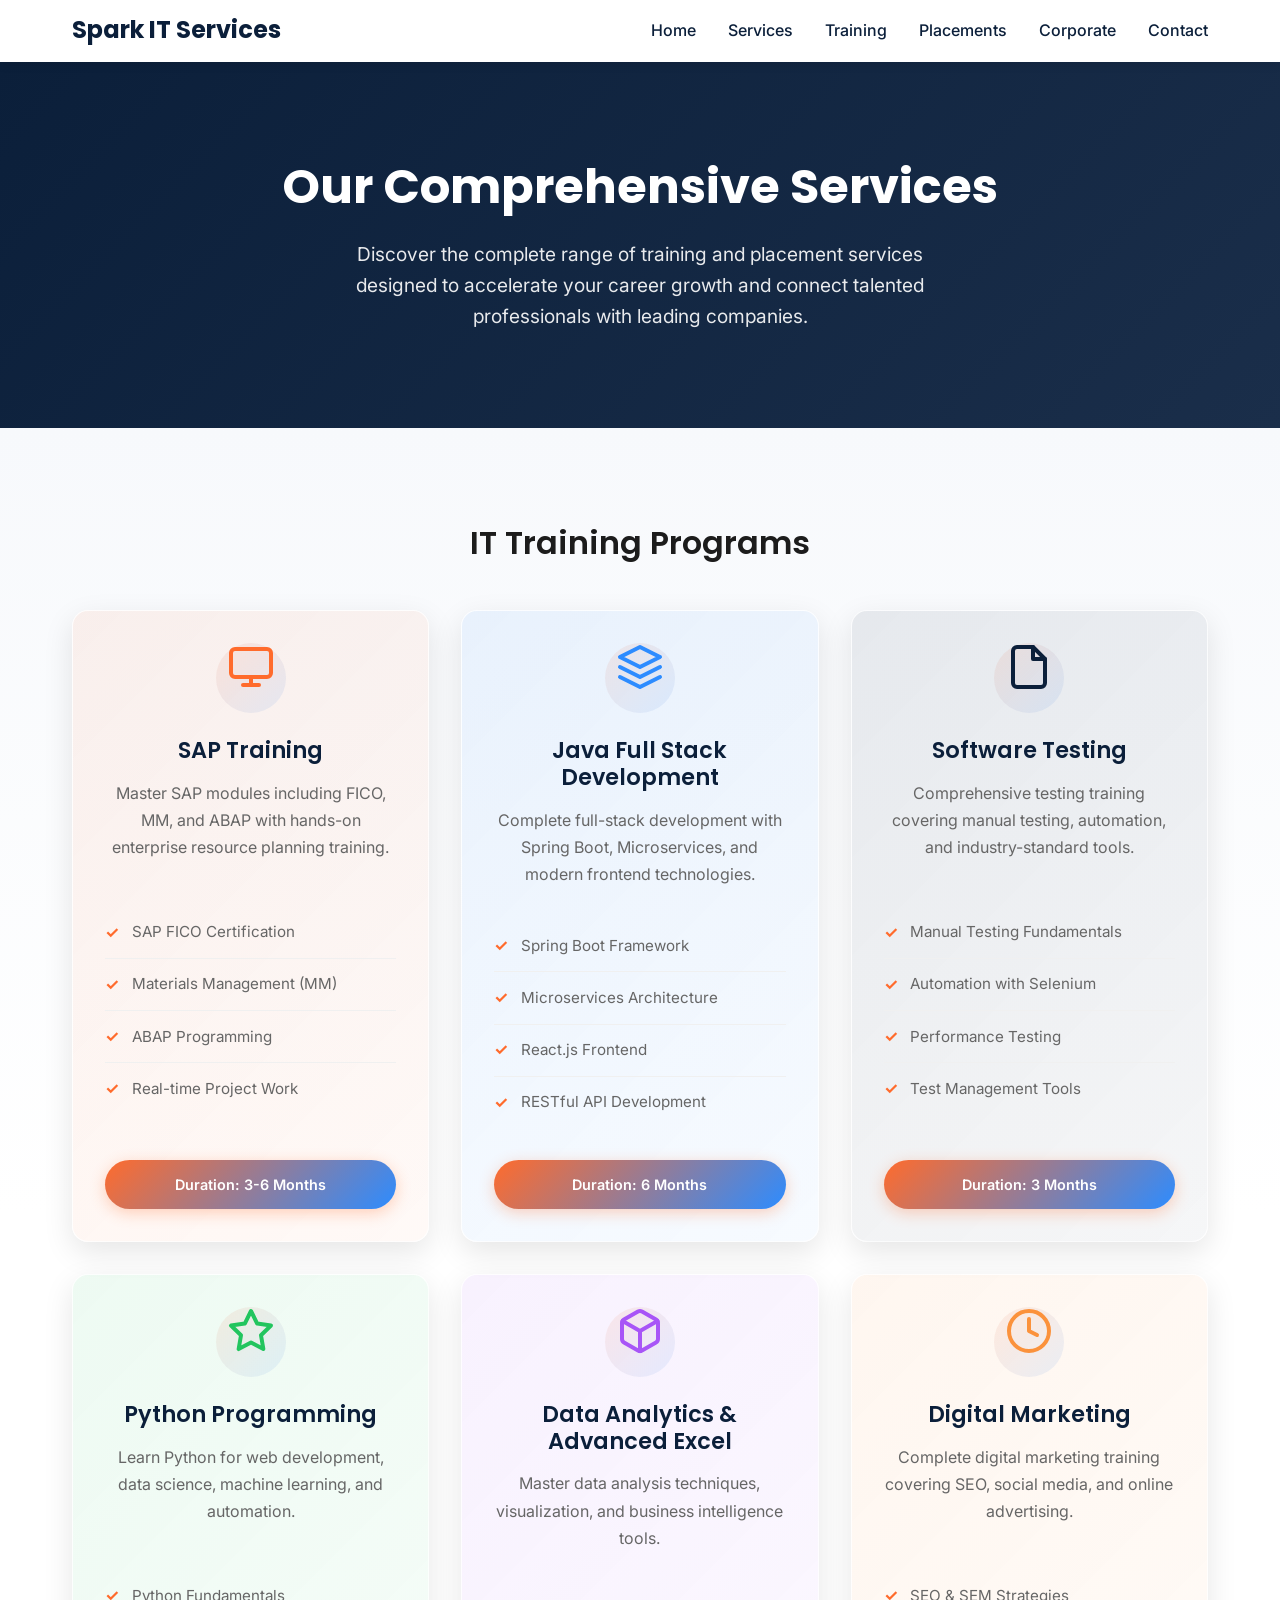
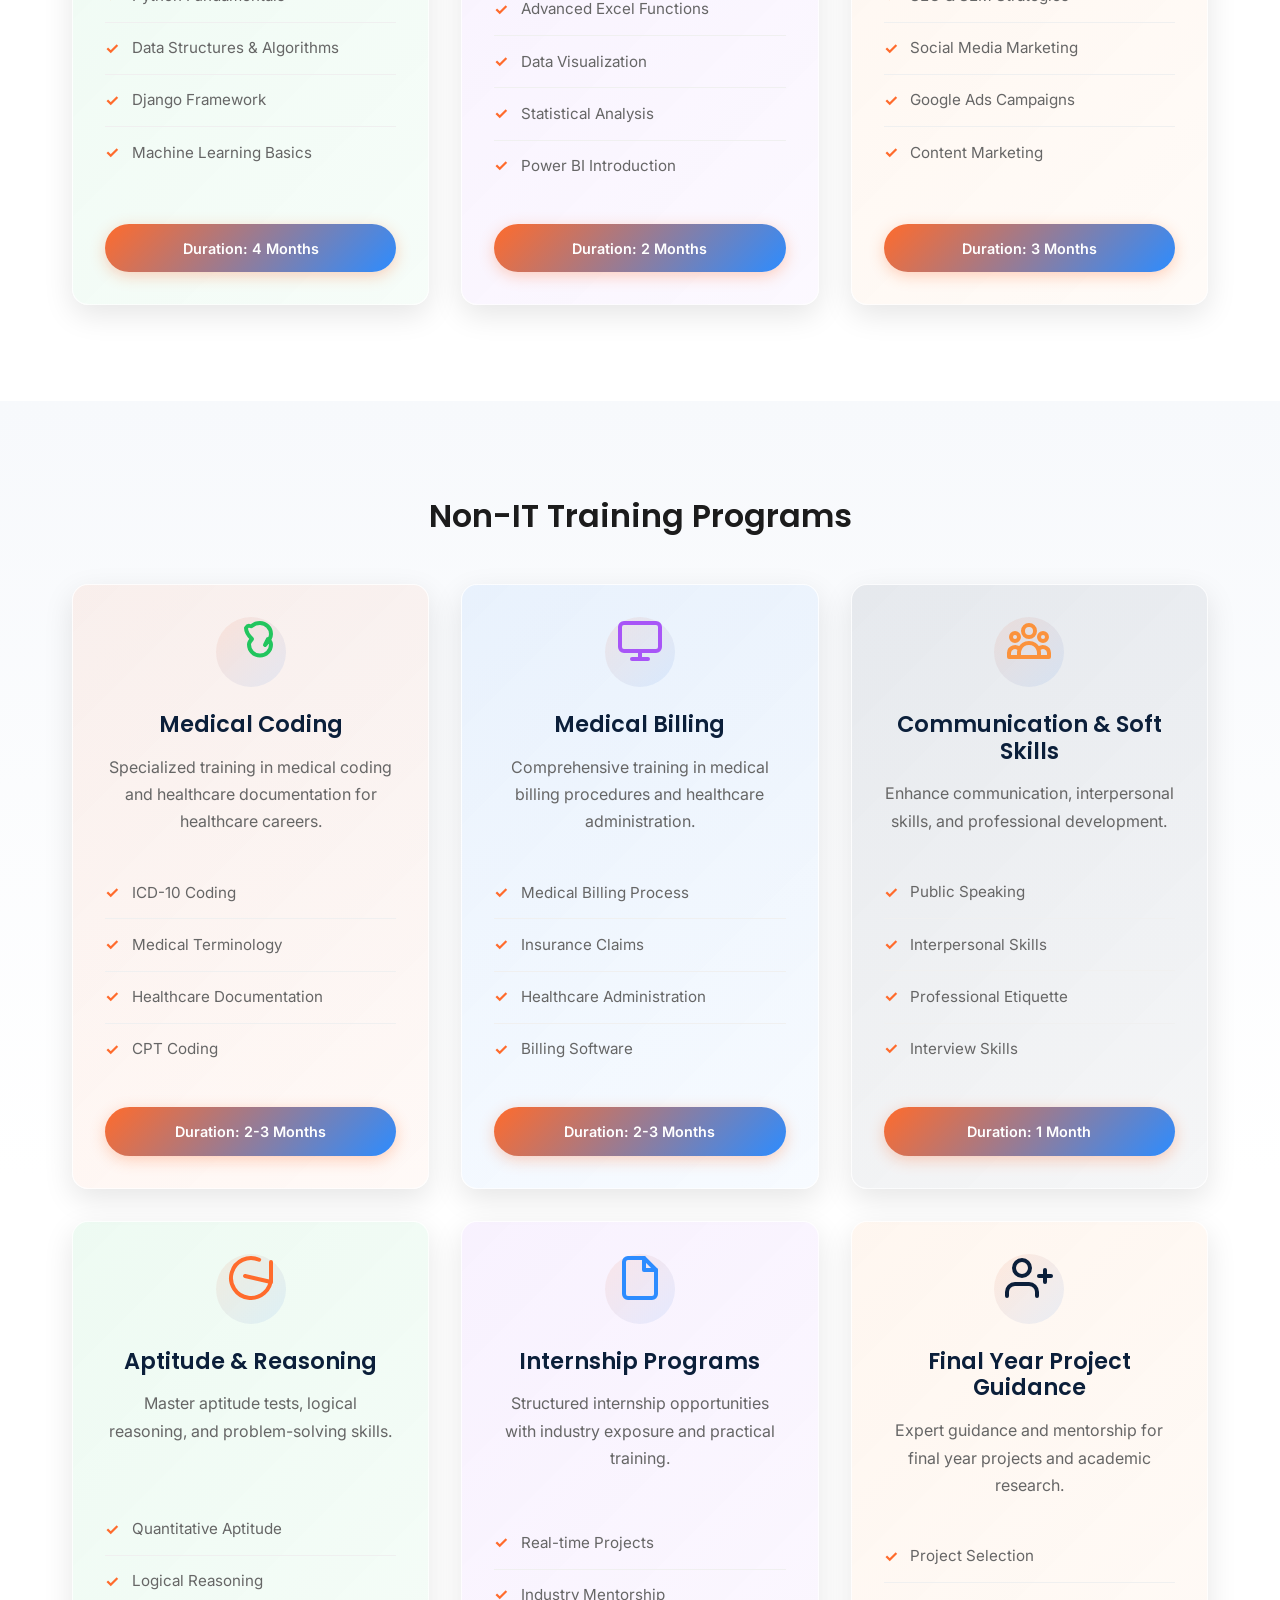
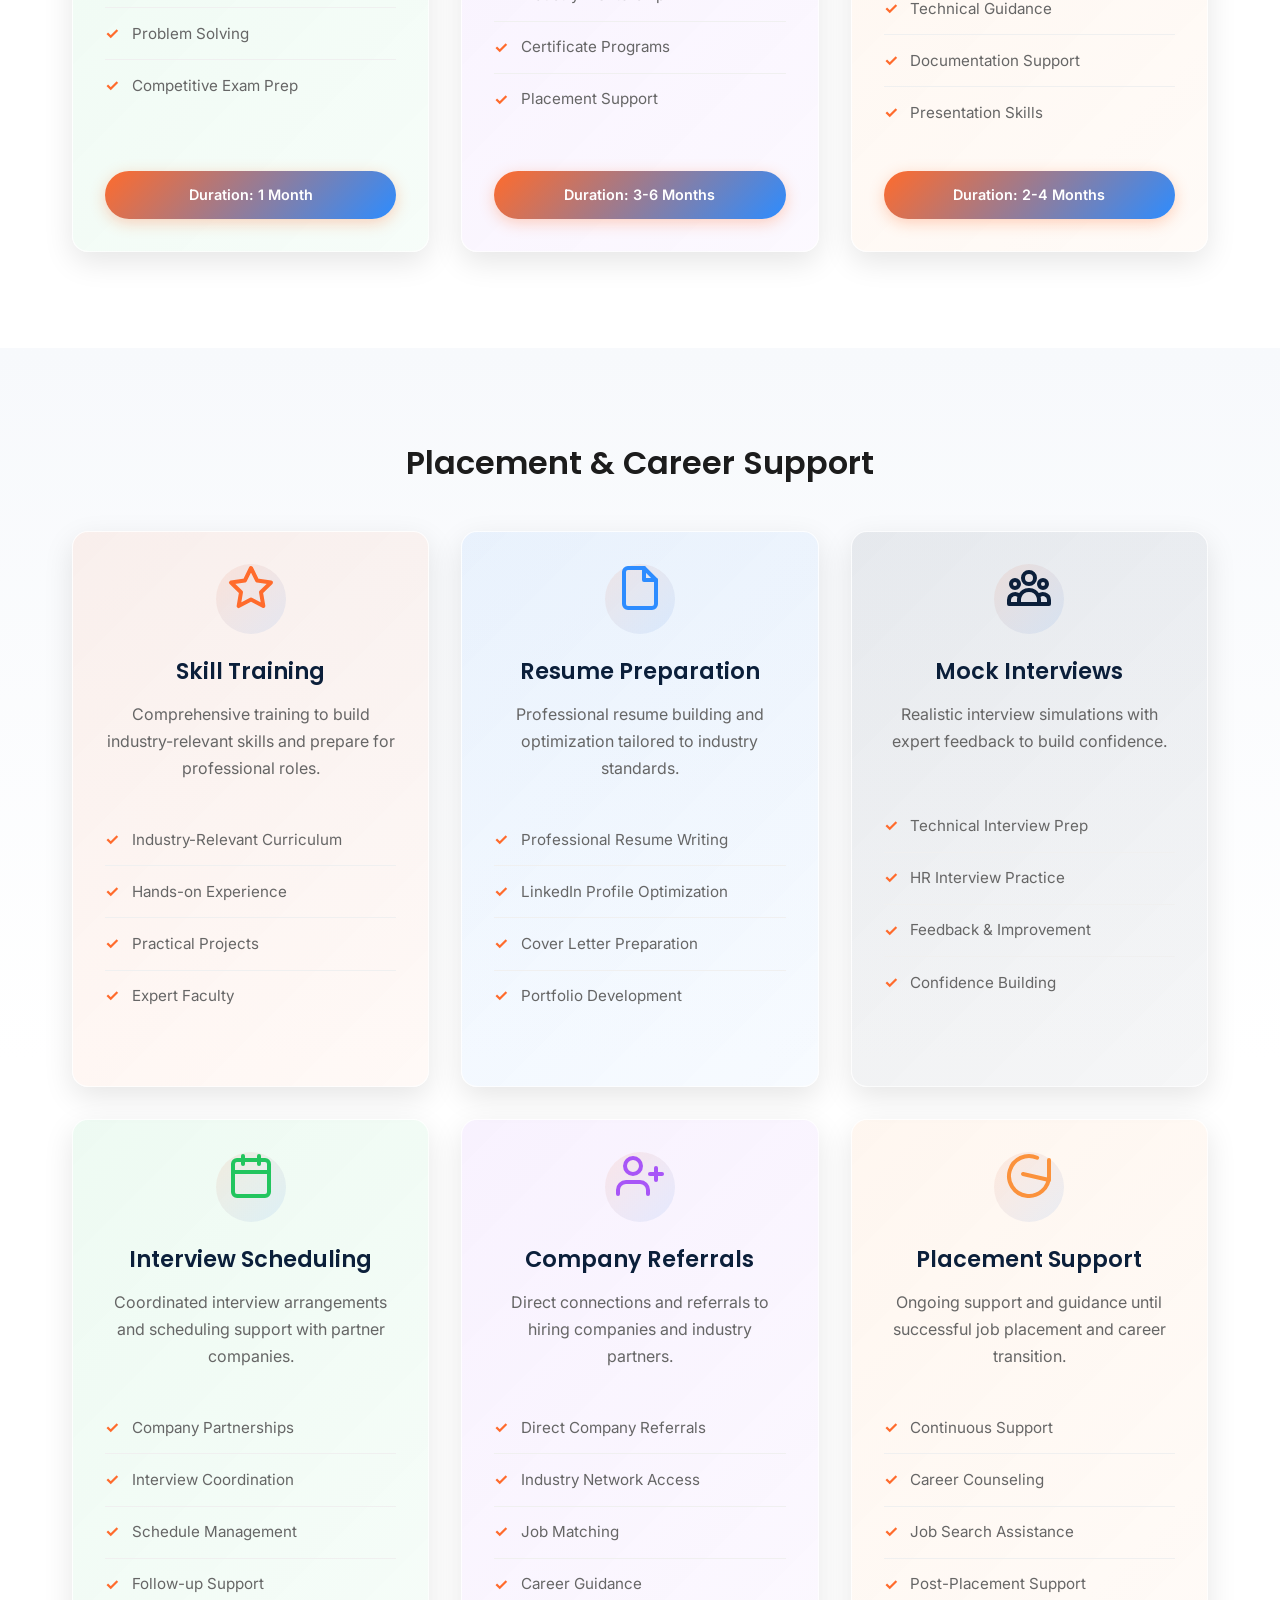
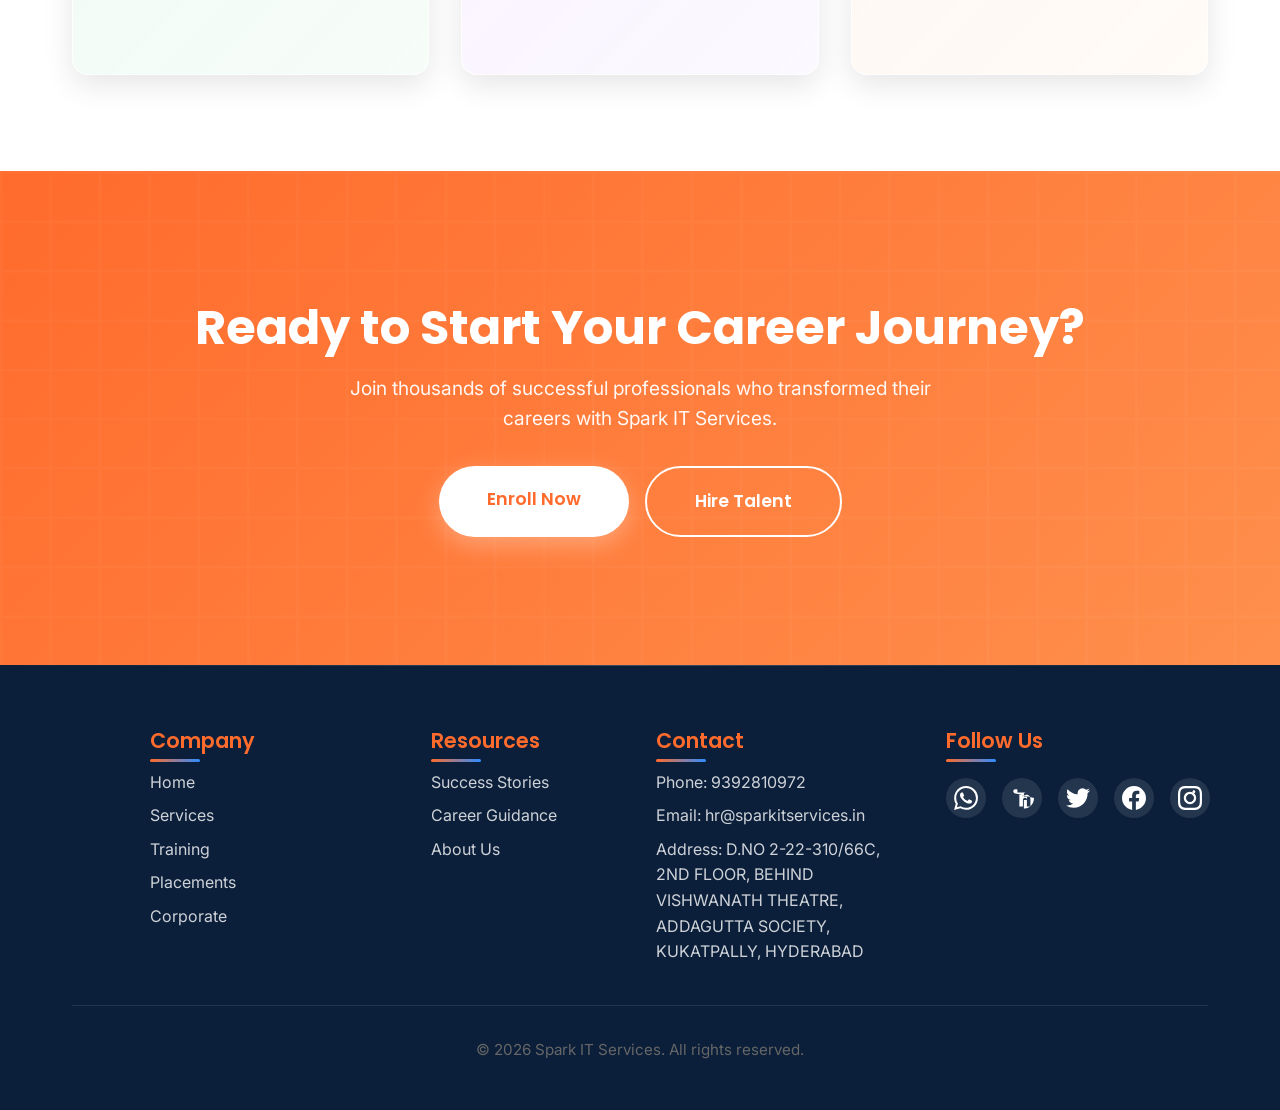
<file: services/index.html>
<!DOCTYPE html>
<html lang="en">
<head>
    <meta charset="UTF-8">
    <meta name="viewport" content="width=device-width, initial-scale=1.0">

    <!-- Primary Meta Tags -->
    <title>IT Training & Placement Services | SAP, Java, Python Courses | Spark IT Services Hyderabad</title>
    <meta name="title" content="IT Training & Placement Services | SAP, Java, Python Courses | Spark IT Services Hyderabad">
    <meta name="description" content="Expert IT training & placement services in Hyderabad. SAP, Java, Python, Data Science courses with 95% placement guarantee. Join 500+ successful professionals. Medical coding, digital marketing training available.">
    <meta name="keywords" content="IT training Hyderabad, SAP training, Java full stack, Python programming, data analytics, software testing, digital marketing, medical coding, placement services, job guarantee, career training, corporate training, internship programs, final year projects">

    <!-- SEO Meta Tags -->
    <meta name="author" content="Spark IT Services">
    <meta name="robots" content="index, follow, max-snippet:-1, max-image-preview:large, max-video-preview:-1">
    <meta name="googlebot" content="index, follow, max-snippet:-1, max-image-preview:large, max-video-preview:-1">
    <meta name="bingbot" content="index, follow, max-snippet:-1, max-image-preview:large, max-video-preview:-1">

    <!-- Canonical URL -->
    <link rel="canonical" href="https://www.sparkitservices.in/services">

    <!-- Open Graph / Facebook -->
    <meta property="og:type" content="website">
    <meta property="og:url" content="https://www.sparkitservices.in/services">
    <meta property="og:title" content="IT Training & Placement Services | SAP, Java, Python Courses | Spark IT Services Hyderabad">
    <meta property="og:description" content="Expert IT training & placement services in Hyderabad. SAP, Java, Python, Data Science courses with 95% placement guarantee. Join 500+ successful professionals.">
    <meta property="og:image" content="https://www.sparkitservices.in/assets/professional-it-consulting.jpg">
    <meta property="og:image:alt" content="Spark IT Services - IT Training and Placement Courses Hyderabad">
    <meta property="og:image:width" content="1200">
    <meta property="og:image:height" content="630">
    <meta property="og:site_name" content="Spark IT Services">
    <meta property="og:locale" content="en_IN">

    <!-- Twitter Card -->
    <meta name="twitter:card" content="summary_large_image">
    <meta name="twitter:url" content="https://www.sparkitservices.in/services">
    <meta name="twitter:title" content="IT Training & Placement Services | SAP, Java, Python Courses | Spark IT Services Hyderabad">
    <meta name="twitter:description" content="Expert IT training & placement services in Hyderabad. SAP, Java, Python, Data Science courses with 95% placement guarantee. Join 500+ successful professionals.">
    <meta name="twitter:image" content="https://www.sparkitservices.in/assets/professional-it-consulting.jpg">
    <meta name="twitter:image:alt" content="Spark IT Services - IT Training and Placement Courses Hyderabad">
    <meta name="twitter:creator" content="@sparkitservices">
    <meta name="twitter:site" content="@sparkitservices">

    <!-- Additional SEO Meta Tags -->
    <meta name="theme-color" content="#FF6B2C">
    <meta name="msapplication-TileColor" content="#FF6B2C">
    <meta name="application-name" content="Spark IT Services">
    <meta name="apple-mobile-web-app-title" content="Spark IT Services">
    <meta name="apple-mobile-web-app-capable" content="yes">
    <meta name="apple-mobile-web-app-status-bar-style" content="default">

    <!-- Geo Tags -->
    <meta name="geo.region" content="IN-TG">
    <meta name="geo.country" content="India">
    <meta name="geo.placename" content="Hyderabad">
    <meta name="ICBM" content="17.3850,78.4867">
    
    <!-- Fonts -->
    <link rel="preconnect" href="https://fonts.googleapis.com">
    <link rel="preconnect" href="https://fonts.gstatic.com" crossorigin>
    <link href="https://fonts.googleapis.com/css2?family=Inter:wght@300;400;500;600;700&family=Poppins:wght@300;400;500;600;700;800&display=swap" rel="stylesheet">
    
    <!-- Styles -->
    <link rel="stylesheet" href="../css/styles.css">
    
    <!-- Libraries -->
    <link rel="stylesheet" href="https://unpkg.com/aos@2.3.1/dist/aos.css">
    
</head>
<body>
    <!-- Navigation -->
    <nav class="navbar">
        <div class="container">
            <div class="navbar-brand">
                <h1><a href="/home" style="text-decoration: none; color: inherit;">Spark IT Services</a></h1>
            </div>
            <div class="navbar-menu">
                <a href="/home">Home</a>
                <a href="/services" class="active">Services</a>
                <a href="/services#training">Training</a>
                <a href="/services#placement">Placements</a>
                <a href="/services#corporate">Corporate</a>
                <a href="/#contact">Contact</a>
            </div>
            <div class="mobile-menu-toggle">
                <span></span>
                <span></span>
                <span></span>
            </div>
        </div>
    </nav>

    <!-- Services Header -->
    <section class="services-header">
        <div class="container">
            <div class="services-header-content" data-aos="fade-up">
                <h1>Our Comprehensive Services</h1>
                <p>Discover the complete range of training and placement services designed to accelerate your career growth and connect talented professionals with leading companies.</p>
            </div>
        </div>
    </section>

    <!-- IT Training Services -->
    <section class="services-section">
        <div class="container">
            <h2 data-aos="fade-up">IT Training Programs</h2>
            <div class="services-grid">
                <div class="service-card" data-aos="fade-up" data-aos-delay="100">
                    <div class="service-icon">
                        <svg width="48" height="48" viewBox="0 0 24 24" fill="none" stroke="#FF6B2C" stroke-width="2" stroke-linecap="round" stroke-linejoin="round">
                            <rect x="2" y="3" width="20" height="14" rx="2" ry="2"></rect>
                            <line x1="8" y1="21" x2="16" y2="21"></line>
                            <line x1="12" y1="17" x2="12" y2="21"></line>
                        </svg>
                    </div>
                    <h3>SAP Training</h3>
                    <p>Master SAP modules including FICO, MM, and ABAP with hands-on enterprise resource planning training.</p>
                    <ul class="service-features">
                        <li>SAP FICO Certification</li>
                        <li>Materials Management (MM)</li>
                        <li>ABAP Programming</li>
                        <li>Real-time Project Work</li>
                    </ul>
                    <div class="service-duration">
                        <span>Duration: 3-6 Months</span>
                    </div>
                </div>

                <div class="service-card" data-aos="fade-up" data-aos-delay="200">
                    <div class="service-icon">
                        <svg width="48" height="48" viewBox="0 0 24 24" fill="none" stroke="#2D8CFF" stroke-width="2" stroke-linecap="round" stroke-linejoin="round">
                            <path d="M12 2L2 7l10 5 10-5-10-5z"></path>
                            <polyline points="2,17 12,22 22,17"></polyline>
                            <polyline points="2,12 12,17 22,12"></polyline>
                        </svg>
                    </div>
                    <h3>Java Full Stack Development</h3>
                    <p>Complete full-stack development with Spring Boot, Microservices, and modern frontend technologies.</p>
                    <ul class="service-features">
                        <li>Spring Boot Framework</li>
                        <li>Microservices Architecture</li>
                        <li>React.js Frontend</li>
                        <li>RESTful API Development</li>
                    </ul>
                    <div class="service-duration">
                        <span>Duration: 6 Months</span>
                    </div>
                </div>

                <div class="service-card" data-aos="fade-up" data-aos-delay="300">
                    <div class="service-icon">
                        <svg width="48" height="48" viewBox="0 0 24 24" fill="none" stroke="#0B1F3A" stroke-width="2" stroke-linecap="round" stroke-linejoin="round">
                            <path d="M14 2H6a2 2 0 0 0-2 2v16a2 2 0 0 0 2 2h12a2 2 0 0 0 2-2V8z"></path>
                            <polyline points="14,2 14,8 20,8"></polyline>
                        </svg>
                    </div>
                    <h3>Software Testing</h3>
                    <p>Comprehensive testing training covering manual testing, automation, and industry-standard tools.</p>
                    <ul class="service-features">
                        <li>Manual Testing Fundamentals</li>
                        <li>Automation with Selenium</li>
                        <li>Performance Testing</li>
                        <li>Test Management Tools</li>
                    </ul>
                    <div class="service-duration">
                        <span>Duration: 3 Months</span>
                    </div>
                </div>

                <div class="service-card" data-aos="fade-up" data-aos-delay="400">
                    <div class="service-icon">
                        <svg width="48" height="48" viewBox="0 0 24 24" fill="none" stroke="#22c55e" stroke-width="2" stroke-linecap="round" stroke-linejoin="round">
                            <path d="M12 2l3.09 6.26L22 9.27l-5 4.87 1.18 6.88L12 17.77l-6.18 3.25L7 14.14 2 9.27l6.91-1.01L12 2z"></path>
                        </svg>
                    </div>
                    <h3>Python Programming</h3>
                    <p>Learn Python for web development, data science, machine learning, and automation.</p>
                    <ul class="service-features">
                        <li>Python Fundamentals</li>
                        <li>Data Structures & Algorithms</li>
                        <li>Django Framework</li>
                        <li>Machine Learning Basics</li>
                    </ul>
                    <div class="service-duration">
                        <span>Duration: 4 Months</span>
                    </div>
                </div>

                <div class="service-card" data-aos="fade-up" data-aos-delay="500">
                    <div class="service-icon">
                        <svg width="48" height="48" viewBox="0 0 24 24" fill="none" stroke="#a855f7" stroke-width="2" stroke-linecap="round" stroke-linejoin="round">
                            <path d="M21 16V8a2 2 0 0 0-1-1.73l-7-4a2 2 0 0 0-2 0l-7 4A2 2 0 0 0 3 8v8a2 2 0 0 0 1 1.73l7 4a2 2 0 0 0 2 0l7-4A2 2 0 0 0 21 16z"></path>
                            <polyline points="3.27,6.96 12,12.01 20.73,6.96"></polyline>
                            <line x1="12" y1="22.08" x2="12" y2="12"></line>
                        </svg>
                    </div>
                    <h3>Data Analytics & Advanced Excel</h3>
                    <p>Master data analysis techniques, visualization, and business intelligence tools.</p>
                    <ul class="service-features">
                        <li>Advanced Excel Functions</li>
                        <li>Data Visualization</li>
                        <li>Statistical Analysis</li>
                        <li>Power BI Introduction</li>
                    </ul>
                    <div class="service-duration">
                        <span>Duration: 2 Months</span>
                    </div>
                </div>

                <div class="service-card" data-aos="fade-up" data-aos-delay="600">
                    <div class="service-icon">
                        <svg width="48" height="48" viewBox="0 0 24 24" fill="none" stroke="#fb923c" stroke-width="2" stroke-linecap="round" stroke-linejoin="round">
                            <circle cx="12" cy="12" r="10"></circle>
                            <path d="M12 6v6l4 2"></path>
                        </svg>
                    </div>
                    <h3>Digital Marketing</h3>
                    <p>Complete digital marketing training covering SEO, social media, and online advertising.</p>
                    <ul class="service-features">
                        <li>SEO & SEM Strategies</li>
                        <li>Social Media Marketing</li>
                        <li>Google Ads Campaigns</li>
                        <li>Content Marketing</li>
                    </ul>
                    <div class="service-duration">
                        <span>Duration: 3 Months</span>
                    </div>
                </div>
            </div>
        </div>
    </section>

    <!-- Non-IT Training Services -->
    <section class="services-section">
        <div class="container">
            <h2 data-aos="fade-up">Non-IT Training Programs</h2>
            <div class="services-grid">
                <div class="service-card" data-aos="fade-up" data-aos-delay="100">
                    <div class="service-icon">
                        <svg width="48" height="48" viewBox="0 0 24 24" fill="none" stroke="#22c55e" stroke-width="2" stroke-linecap="round" stroke-linejoin="round">
                            <path d="M19 14c1.49-1.46 3-3.21 3-5.5A5.5 5.5 0 0 0 16.5 3c-1.76 0-3 .5-4 1.41S11 3 9.5 5.5c0 2.3 1.5 4.04 3 5.5-.7.73-1.5 1.63-1.5 2.75 0 3.09 2.51 5.5 5.5 5.5s5.5-2.41 5.5-5.5c0-1.12-.8-2.02-1.5-2.75z"></path>
                        </svg>
                    </div>
                    <h3>Medical Coding</h3>
                    <p>Specialized training in medical coding and healthcare documentation for healthcare careers.</p>
                    <ul class="service-features">
                        <li>ICD-10 Coding</li>
                        <li>Medical Terminology</li>
                        <li>Healthcare Documentation</li>
                        <li>CPT Coding</li>
                    </ul>
                    <div class="service-duration">
                        <span>Duration: 2-3 Months</span>
                    </div>
                </div>

                <div class="service-card" data-aos="fade-up" data-aos-delay="200">
                    <div class="service-icon">
                        <svg width="48" height="48" viewBox="0 0 24 24" fill="none" stroke="#a855f7" stroke-width="2" stroke-linecap="round" stroke-linejoin="round">
                            <rect x="2" y="3" width="20" height="14" rx="2" ry="2"></rect>
                            <line x1="8" y1="21" x2="16" y2="21"></line>
                            <line x1="12" y1="17" x2="12" y2="21"></line>
                        </svg>
                    </div>
                    <h3>Medical Billing</h3>
                    <p>Comprehensive training in medical billing procedures and healthcare administration.</p>
                    <ul class="service-features">
                        <li>Medical Billing Process</li>
                        <li>Insurance Claims</li>
                        <li>Healthcare Administration</li>
                        <li>Billing Software</li>
                    </ul>
                    <div class="service-duration">
                        <span>Duration: 2-3 Months</span>
                    </div>
                </div>

                <div class="service-card" data-aos="fade-up" data-aos-delay="300">
                    <div class="service-icon">
                        <svg width="48" height="48" viewBox="0 0 24 24" fill="none" stroke="#fb923c" stroke-width="2" stroke-linecap="round" stroke-linejoin="round">
                            <path d="M17 20h5v-2a3 3 0 0 0-5.356-1.857M17 20H7m10 0v-2c0-.656-.126-1.283-.356-1.857M7 20H2v-2a3 3 0 0 1 5.356-1.857M7 20v-2c0-.656.126-1.283.356-1.857m0 0a5.002 5.002 0 0 1 9.288 0M15 7a3 3 0 1 1-6 0 3 3 0 0 1 6 0zm6 3a2 2 0 1 1-4 0 2 2 0 0 1 4 0zM7 10a2 2 0 1 1-4 0 2 2 0 0 1 4 0z"></path>
                        </svg>
                    </div>
                    <h3>Communication & Soft Skills</h3>
                    <p>Enhance communication, interpersonal skills, and professional development.</p>
                    <ul class="service-features">
                        <li>Public Speaking</li>
                        <li>Interpersonal Skills</li>
                        <li>Professional Etiquette</li>
                        <li>Interview Skills</li>
                    </ul>
                    <div class="service-duration">
                        <span>Duration: 1 Month</span>
                    </div>
                </div>

                <div class="service-card" data-aos="fade-up" data-aos-delay="400">
                    <div class="service-icon">
                        <svg width="48" height="48" viewBox="0 0 24 24" fill="none" stroke="#FF6B2C" stroke-width="2" stroke-linecap="round" stroke-linejoin="round">
                            <path d="M22 11.08V12a10 10 0 1 1-5.93-9.14"></path>
                            <polyline points="22,4 22,14.01 9,11.01"></polyline>
                        </svg>
                    </div>
                    <h3>Aptitude & Reasoning</h3>
                    <p>Master aptitude tests, logical reasoning, and problem-solving skills.</p>
                    <ul class="service-features">
                        <li>Quantitative Aptitude</li>
                        <li>Logical Reasoning</li>
                        <li>Problem Solving</li>
                        <li>Competitive Exam Prep</li>
                    </ul>
                    <div class="service-duration">
                        <span>Duration: 1 Month</span>
                    </div>
                </div>

                <div class="service-card" data-aos="fade-up" data-aos-delay="500">
                    <div class="service-icon">
                        <svg width="48" height="48" viewBox="0 0 24 24" fill="none" stroke="#2D8CFF" stroke-width="2" stroke-linecap="round" stroke-linejoin="round">
                            <path d="M14 2H6a2 2 0 0 0-2 2v16a2 2 0 0 0 2 2h12a2 2 0 0 0 2-2V8z"></path>
                            <polyline points="14,2 14,8 20,8"></polyline>
                        </svg>
                    </div>
                    <h3>Internship Programs</h3>
                    <p>Structured internship opportunities with industry exposure and practical training.</p>
                    <ul class="service-features">
                        <li>Real-time Projects</li>
                        <li>Industry Mentorship</li>
                        <li>Certificate Programs</li>
                        <li>Placement Support</li>
                    </ul>
                    <div class="service-duration">
                        <span>Duration: 3-6 Months</span>
                    </div>
                </div>

                <div class="service-card" data-aos="fade-up" data-aos-delay="600">
                    <div class="service-icon">
                        <svg width="48" height="48" viewBox="0 0 24 24" fill="none" stroke="#0B1F3A" stroke-width="2" stroke-linecap="round" stroke-linejoin="round">
                            <path d="M16 21v-2a4 4 0 0 0-4-4H5a4 4 0 0 0-4 4v2"></path>
                            <circle cx="8.5" cy="7" r="4"></circle>
                            <line x1="20" y1="8" x2="20" y2="14"></line>
                            <line x1="23" y1="11" x2="17" y2="11"></line>
                        </svg>
                    </div>
                    <h3>Final Year Project Guidance</h3>
                    <p>Expert guidance and mentorship for final year projects and academic research.</p>
                    <ul class="service-features">
                        <li>Project Selection</li>
                        <li>Technical Guidance</li>
                        <li>Documentation Support</li>
                        <li>Presentation Skills</li>
                    </ul>
                    <div class="service-duration">
                        <span>Duration: 2-4 Months</span>
                    </div>
                </div>
            </div>
        </div>
    </section>

    <!-- Placement Services -->
    <section class="services-section">
        <div class="container">
            <h2 data-aos="fade-up">Placement & Career Support</h2>
            <div class="services-grid">
                <div class="service-card" data-aos="fade-up" data-aos-delay="100">
                    <div class="service-icon">
                        <svg width="48" height="48" viewBox="0 0 24 24" fill="none" stroke="#FF6B2C" stroke-width="2" stroke-linecap="round" stroke-linejoin="round">
                            <path d="M12 2l3.09 6.26L22 9.27l-5 4.87 1.18 6.88L12 17.77l-6.18 3.25L7 14.14 2 9.27l6.91-1.01L12 2z"></path>
                        </svg>
                    </div>
                    <h3>Skill Training</h3>
                    <p>Comprehensive training to build industry-relevant skills and prepare for professional roles.</p>
                    <ul class="service-features">
                        <li>Industry-Relevant Curriculum</li>
                        <li>Hands-on Experience</li>
                        <li>Practical Projects</li>
                        <li>Expert Faculty</li>
                    </ul>
                </div>

                <div class="service-card" data-aos="fade-up" data-aos-delay="200">
                    <div class="service-icon">
                        <svg width="48" height="48" viewBox="0 0 24 24" fill="none" stroke="#2D8CFF" stroke-width="2" stroke-linecap="round" stroke-linejoin="round">
                            <path d="M14 2H6a2 2 0 0 0-2 2v16a2 2 0 0 0 2 2h12a2 2 0 0 0 2-2V8z"></path>
                            <polyline points="14,2 14,8 20,8"></polyline>
                        </svg>
                    </div>
                    <h3>Resume Preparation</h3>
                    <p>Professional resume building and optimization tailored to industry standards.</p>
                    <ul class="service-features">
                        <li>Professional Resume Writing</li>
                        <li>LinkedIn Profile Optimization</li>
                        <li>Cover Letter Preparation</li>
                        <li>Portfolio Development</li>
                    </ul>
                </div>

                <div class="service-card" data-aos="fade-up" data-aos-delay="300">
                    <div class="service-icon">
                        <svg width="48" height="48" viewBox="0 0 24 24" fill="none" stroke="#0B1F3A" stroke-width="2" stroke-linecap="round" stroke-linejoin="round">
                            <path d="M17 20h5v-2a3 3 0 0 0-5.356-1.857M17 20H7m10 0v-2c0-.656-.126-1.283-.356-1.857M7 20H2v-2a3 3 0 0 1 5.356-1.857M7 20v-2c0-.656.126-1.283.356-1.857m0 0a5.002 5.002 0 0 1 9.288 0M15 7a3 3 0 1 1-6 0 3 3 0 0 1 6 0zm6 3a2 2 0 1 1-4 0 2 2 0 0 1 4 0zM7 10a2 2 0 1 1-4 0 2 2 0 0 1 4 0z"></path>
                        </svg>
                    </div>
                    <h3>Mock Interviews</h3>
                    <p>Realistic interview simulations with expert feedback to build confidence.</p>
                    <ul class="service-features">
                        <li>Technical Interview Prep</li>
                        <li>HR Interview Practice</li>
                        <li>Feedback & Improvement</li>
                        <li>Confidence Building</li>
                    </ul>
                </div>

                <div class="service-card" data-aos="fade-up" data-aos-delay="400">
                    <div class="service-icon">
                        <svg width="48" height="48" viewBox="0 0 24 24" fill="none" stroke="#22c55e" stroke-width="2" stroke-linecap="round" stroke-linejoin="round">
                            <rect x="3" y="4" width="18" height="18" rx="2" ry="2"></rect>
                            <line x1="16" y1="2" x2="16" y2="6"></line>
                            <line x1="8" y1="2" x2="8" y2="6"></line>
                            <line x1="3" y1="10" x2="21" y2="10"></line>
                        </svg>
                    </div>
                    <h3>Interview Scheduling</h3>
                    <p>Coordinated interview arrangements and scheduling support with partner companies.</p>
                    <ul class="service-features">
                        <li>Company Partnerships</li>
                        <li>Interview Coordination</li>
                        <li>Schedule Management</li>
                        <li>Follow-up Support</li>
                    </ul>
                </div>

                <div class="service-card" data-aos="fade-up" data-aos-delay="500">
                    <div class="service-icon">
                        <svg width="48" height="48" viewBox="0 0 24 24" fill="none" stroke="#a855f7" stroke-width="2" stroke-linecap="round" stroke-linejoin="round">
                            <path d="M16 21v-2a4 4 0 0 0-4-4H5a4 4 0 0 0-4 4v2"></path>
                            <circle cx="8.5" cy="7" r="4"></circle>
                            <line x1="20" y1="8" x2="20" y2="14"></line>
                            <line x1="23" y1="11" x2="17" y2="11"></line>
                        </svg>
                    </div>
                    <h3>Company Referrals</h3>
                    <p>Direct connections and referrals to hiring companies and industry partners.</p>
                    <ul class="service-features">
                        <li>Direct Company Referrals</li>
                        <li>Industry Network Access</li>
                        <li>Job Matching</li>
                        <li>Career Guidance</li>
                    </ul>
                </div>

                <div class="service-card" data-aos="fade-up" data-aos-delay="600">
                    <div class="service-icon">
                        <svg width="48" height="48" viewBox="0 0 24 24" fill="none" stroke="#fb923c" stroke-width="2" stroke-linecap="round" stroke-linejoin="round">
                            <path d="M22 11.08V12a10 10 0 1 1-5.93-9.14"></path>
                            <polyline points="22,4 22,14.01 9,11.01"></polyline>
                        </svg>
                    </div>
                    <h3>Placement Support</h3>
                    <p>Ongoing support and guidance until successful job placement and career transition.</p>
                    <ul class="service-features">
                        <li>Continuous Support</li>
                        <li>Career Counseling</li>
                        <li>Job Search Assistance</li>
                        <li>Post-Placement Support</li>
                    </ul>
                </div>
            </div>
        </div>
    </section>

    <!-- CTA Section -->
    <section class="cta-section">
        <div class="container">
            <div class="cta-content" data-aos="fade-up">
                <h2>Ready to Start Your Career Journey?</h2>
                <p>Join thousands of successful professionals who transformed their careers with Spark IT Services.</p>
                <div class="cta-buttons">
                    <a href="index.html#enrollment-modal" class="btn btn-primary">Enroll Now</a>
                    <a href="index.html#hiring-modal" class="btn btn-secondary">Hire Talent</a>
                </div>
            </div>
        </div>
    </section>

    <!-- Footer -->
    <footer class="footer">
        <div class="container">
            <div class="footer-grid">
                <div class="footer-column">
                    <h3>Company</h3>
                    <ul>
                        <li><a href="/home" title="Spark IT Services - Home">Home</a></li>
                        <li><a href="/services" title="IT Services and Training Programs">Services</a></li>
                        <li><a href="/services#training" title="IT and Non-IT Training Programs">Training</a></li>
                        <li><a href="/services#placement" title="Job Placement Services">Placements</a></li>
                        <li><a href="/services#corporate" title="Corporate Hiring Solutions">Corporate</a></li>
                    </ul>
                </div>
                <div class="footer-column">
                    <h3>Resources</h3>
                    <ul>
                        <li><a href="/#testimonials" title="Student Success Stories">Success Stories</a></li>
                        <li><a href="/#contact" title="Contact for Career Guidance">Career Guidance</a></li>
                        <li><a href="/#why-choose" title="Why Choose Spark IT Services">About Us</a></li>
                    </ul>
                </div>
                <div class="footer-column">
                    <h3>Contact</h3>
                    <ul>
                        <li><a href="tel:9392810972" title="Call Spark IT Services">Phone: 9392810972</a></li>
                        <li><a href="mailto:hr@sparkitservices.in" title="Email Spark IT Services">Email: hr@sparkitservices.in</a></li>
                        <li><a href="https://www.google.com/maps/search/?api=1&query=D.NO+2-22-310/66C,+2ND+FLOOR,+BEHIND+VISHWANATH+THEATRE,+ADDAGUTTA+SOCIETY,+KUKATPALLY,+HYDERABAD" target="_blank" rel="noopener noreferrer" title="View Spark IT Services Location on Google Maps">Address: D.NO 2-22-310/66C, 2ND FLOOR, BEHIND VISHWANATH THEATRE, ADDAGUTTA SOCIETY, KUKATPALLY, HYDERABAD</a></li>
                    </ul>
                </div>
                <div class="footer-column">
                    <h3>Follow Us</h3>
                    <div class="social-links">
                        <a href="https://whatsapp.com/channel/0029VbBzLmfKLaHizVOQP40F" target="_blank" rel="noopener noreferrer" aria-label="Spark IT Services WhatsApp Group" title="Join our WhatsApp group for updates and support">
                            <svg width="24" height="24" viewBox="0 0 24 24" fill="currentColor">
                                <path d="M17.472 14.382c-.297-.149-1.758-.867-2.03-.967-.273-.099-.471-.149-.67.149-.197.297-.767.966-.94 1.164-.173.199-.347.223-.644.074-.297-.149-1.255-.462-2.39-1.475-.883-.788-1.48-1.761-1.653-2.059-.173-.297-.018-.458.13-.606.134-.133.297-.347.446-.521.151-.172.2-.296.3-.495.099-.198.05-.372-.025-.521-.075-.148-.669-1.611-.916-2.206-.242-.579-.487-.501-.669-.51l-.57-.01c-.198 0-.52.074-.792.372s-1.04 1.016-1.04 2.479 1.065 2.876 1.213 3.074c.149.198 2.095 3.2 5.076 4.487.709.306 1.263.489 1.694.626.712.226 1.36.194 1.872.118.571-.085 1.758-.719 2.006-1.413.248-.695.248-1.29.173-1.414-.074-.123-.272-.198-.57-.347m-5.421 7.403h-.004a9.87 9.87 0 01-5.031-1.378l-.361-.214-3.741.982.998-3.648-.235-.374a9.86 9.86 0 01-1.51-5.26c.001-5.45 4.436-9.884 9.888-9.884 2.64 0 5.122 1.03 6.988 2.898a9.825 9.825 0 012.893 6.994c-.003 5.45-4.437 9.884-9.885 9.884m8.413-18.297A11.815 11.815 0 0012.05 0C5.495 0 .16 5.335.157 11.892c0 2.096.547 4.142 1.588 5.945L.057 24l6.305-1.654a11.882 11.882 0 005.683 1.448h.005c6.554 0 11.89-5.335 11.893-11.893a11.821 11.821 0 00-3.48-8.413Z"/>
                            </svg>
                        </a>
                        <a href="https://www.linkedin.com/company/spark-it-services" target="_blank" rel="noopener noreferrer" aria-label="Spark IT Services on LinkedIn" title="Follow us on LinkedIn">
                            <svg width="24" height="24" viewBox="0 0 24 24" fill="currentColor">
                                <path d="M20.447 20.452h-3.554v-5.569c0-1.328-.027-3.037-1.852-3.037-1.853 0-2.136 1.445-2.136 2.939v5.667H9.351V9h3.414v1.561h.046c.477-.9 1.637-1.85 3.37-1.85 3.601 0 4.267 2.37 4.267 5.455v6.286zM5.337 7.433c-1.144 0-2.063-.926-2.063-2.065 0-1.138.92-2.063 2.063-2.063 1.14 0 2.064.235 2.064.235v2.953H15.83c-1.491 0-1.956.925-1.956 1.874v2.25h3.328l-.532 3.47h-2.796v8.385C19.612 23.027 24 18.062 24 12.073z"/>
                            </svg>
                        </a>
                        <a href="https://twitter.com/sparkitservices" target="_blank" rel="noopener noreferrer" aria-label="Spark IT Services on Twitter" title="Follow us on Twitter">
                            <svg width="24" height="24" viewBox="0 0 24 24" fill="currentColor">
                                <path d="M23.953 4.57a10 10 0 01-2.825.775 4.958 4.958 0 002.163-2.723c-.951.555-2.005.959-3.127 1.184a4.92 4.92 0 00-8.384 4.482C7.69 8.095 4.067 6.13 1.64 3.162a4.822 4.822 0 00-.666 2.475c0 1.71.87 3.213 2.188 4.096a4.904 4.904 0 01-2.228-.616v.06a4.923 4.923 0 003.946 4.827 4.996 4.996 0 01-2.212.085 4.936 4.936 0 004.604 3.417 9.867 9.867 0 01-6.102 2.105c-.39 0-.779-.023-1.17-.067a13.995 13.995 0 007.557 2.209c9.053 0 13.998-7.496 13.998-13.985 0-.21 0-.42-.015-.63A9.935 9.935 0 0024 4.59z"/>
                            </svg>
                        </a>
                        <a href="https://www.facebook.com/sparkitservices" target="_blank" rel="noopener noreferrer" aria-label="Spark IT Services on Facebook" title="Follow us on Facebook">
                            <svg width="24" height="24" viewBox="0 0 24 24" fill="currentColor">
                                <path d="M24 12.073c0-6.627-5.373-12-12-12s-12 5.373-12 12c0 5.99 4.388 10.954 10.125 11.854v-8.385H7.078v-3.47h3.047V9.43c0-3.007 1.792-4.669 4.533-4.669 1.312 0 2.686.235 2.686.235v2.953H15.83c-1.491 0-1.956.925-1.956 1.874v2.25h3.328l-.532 3.47h-2.796v8.385C19.612 23.027 24 18.062 24 12.073z"/>
                            </svg>
                        </a>
                        <a href="https://www.instagram.com/spark_itservices?igsh=MWdwdHB2a3lpb3Y0eg==" target="_blank" rel="noopener noreferrer" aria-label="Spark IT Services on Instagram" title="Follow us on Instagram">
                            <svg width="24" height="24" viewBox="0 0 24 24" fill="currentColor">
                                <path d="M12 2.163c3.204 0 3.584.012 4.85.07 3.252.148 4.771 1.691 4.919 4.919.058 1.265.069 1.645.069 4.849 0 3.205-.012 3.584-.069 4.849-.149 3.225-1.664 4.771-4.919 4.919-1.266.058-1.644.07-4.85.07-3.204 0-3.584-.012-4.849-.07-3.26-.149-4.771-1.699-4.919-4.92-.058-1.265-.07-1.644-.07-4.849 0-3.204.013-3.583.07-4.849.149-3.227 1.664-4.771 4.919-4.919 1.266-.057 1.645-.069 4.849-.069zm0-2.163c-3.259 0-3.667.014-4.947.072-4.358.2-6.78 2.618-6.98 6.98-.059 1.281-.073 1.689-.073 4.948 0 3.259.014 3.668.072 4.948.2 4.358 2.618 6.78 6.98 6.98 1.281.058 1.689.072 4.948.072 3.259 0 3.668-.014 4.948-.072 4.354-.2 6.782-2.618 6.979-6.98.059-1.28.073-1.689.073-4.948 0-3.259-.014-3.667-.072-4.947-.196-4.354-2.617-6.78-6.979-6.98-1.281-.059-1.69-.073-4.949-.073z"/>
                                <path d="M12 5.838c-3.403 0-6.162 2.759-6.162 6.162s2.759 6.163 6.162 6.163 6.162-2.759 6.162-6.163c0-3.403-2.759-6.162-6.162-6.162zm0 10.162c-2.209 0-4-1.79-4-4 0-2.209 1.791-4 4-4s4 1.791 4 4c0 2.21-1.791 4-4 4z"/>
                                <path d="M15.893 4.345c-.796 0-1.441.645-1.441 1.44s.645 1.44 1.441 1.44 1.44-.645 1.44-1.44-.645-1.44-1.44-1.44z"/>
                            </svg>
                        </a>
                    </div>
                </div>
            </div>
            <div class="footer-bottom">
                <p>&copy; 2026 Spark IT Services. All rights reserved.</p>
            </div>
        </div>
    </footer>

    <!-- Scripts -->
    <script src="https://unpkg.com/aos@2.3.1/dist/aos.js"></script>
    <script src="../js/mobile-menu.js"></script>
    <script>
        // Initialize AOS
        AOS.init({
            duration: 800,
            offset: 100,
            once: true
        });
    </script>
</body>
</html>
</file>
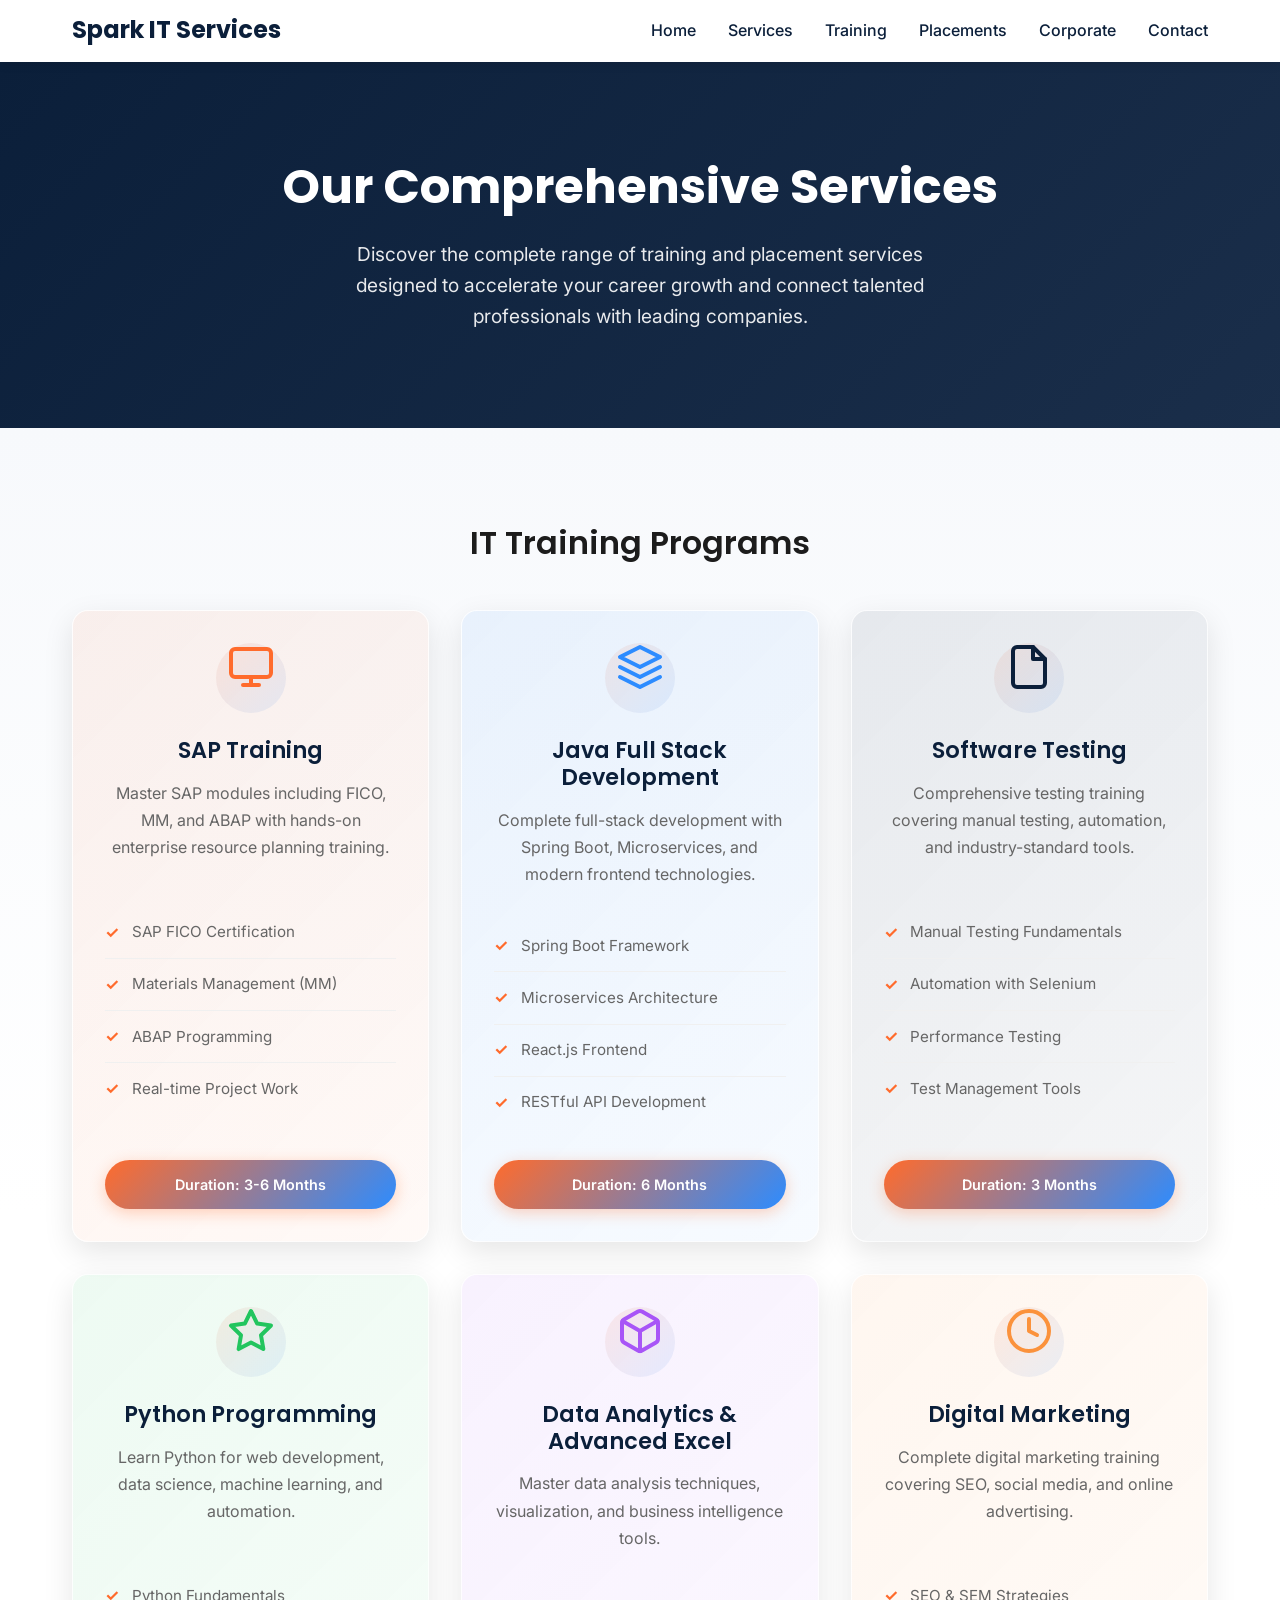
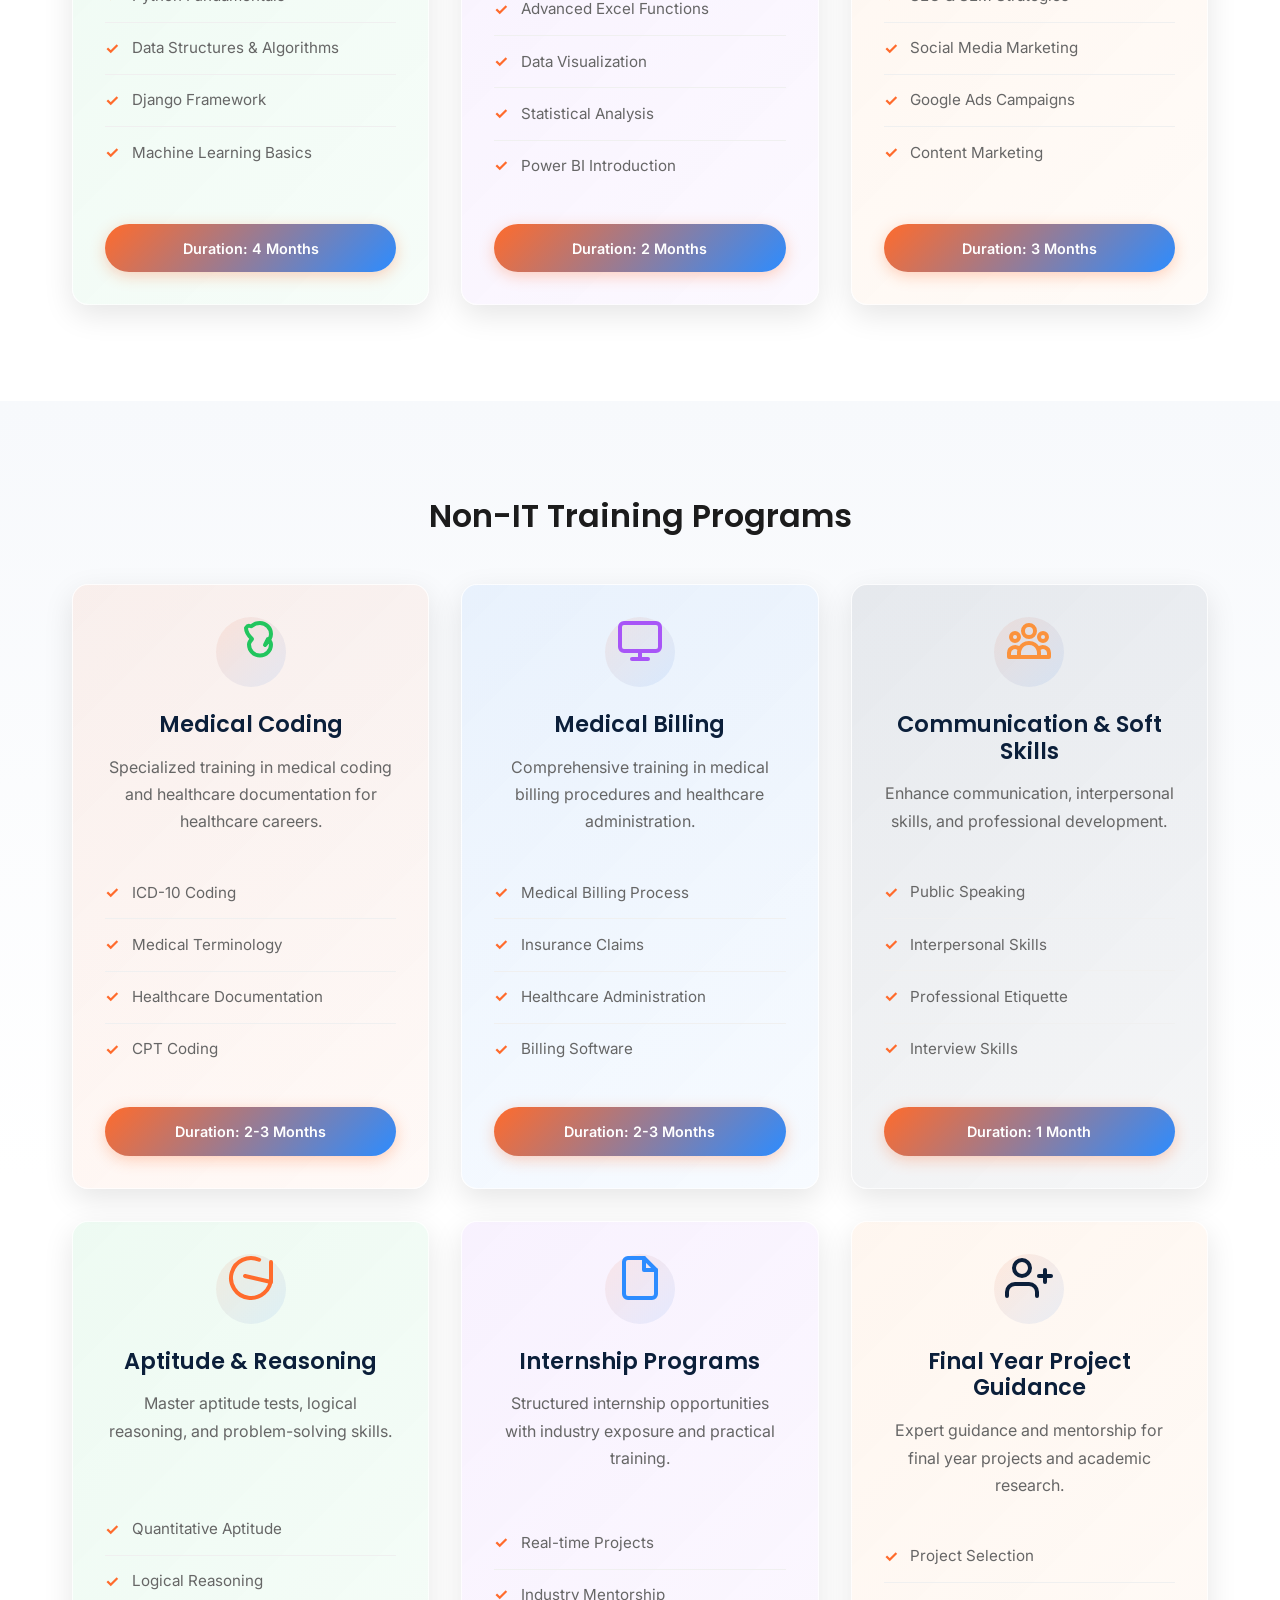
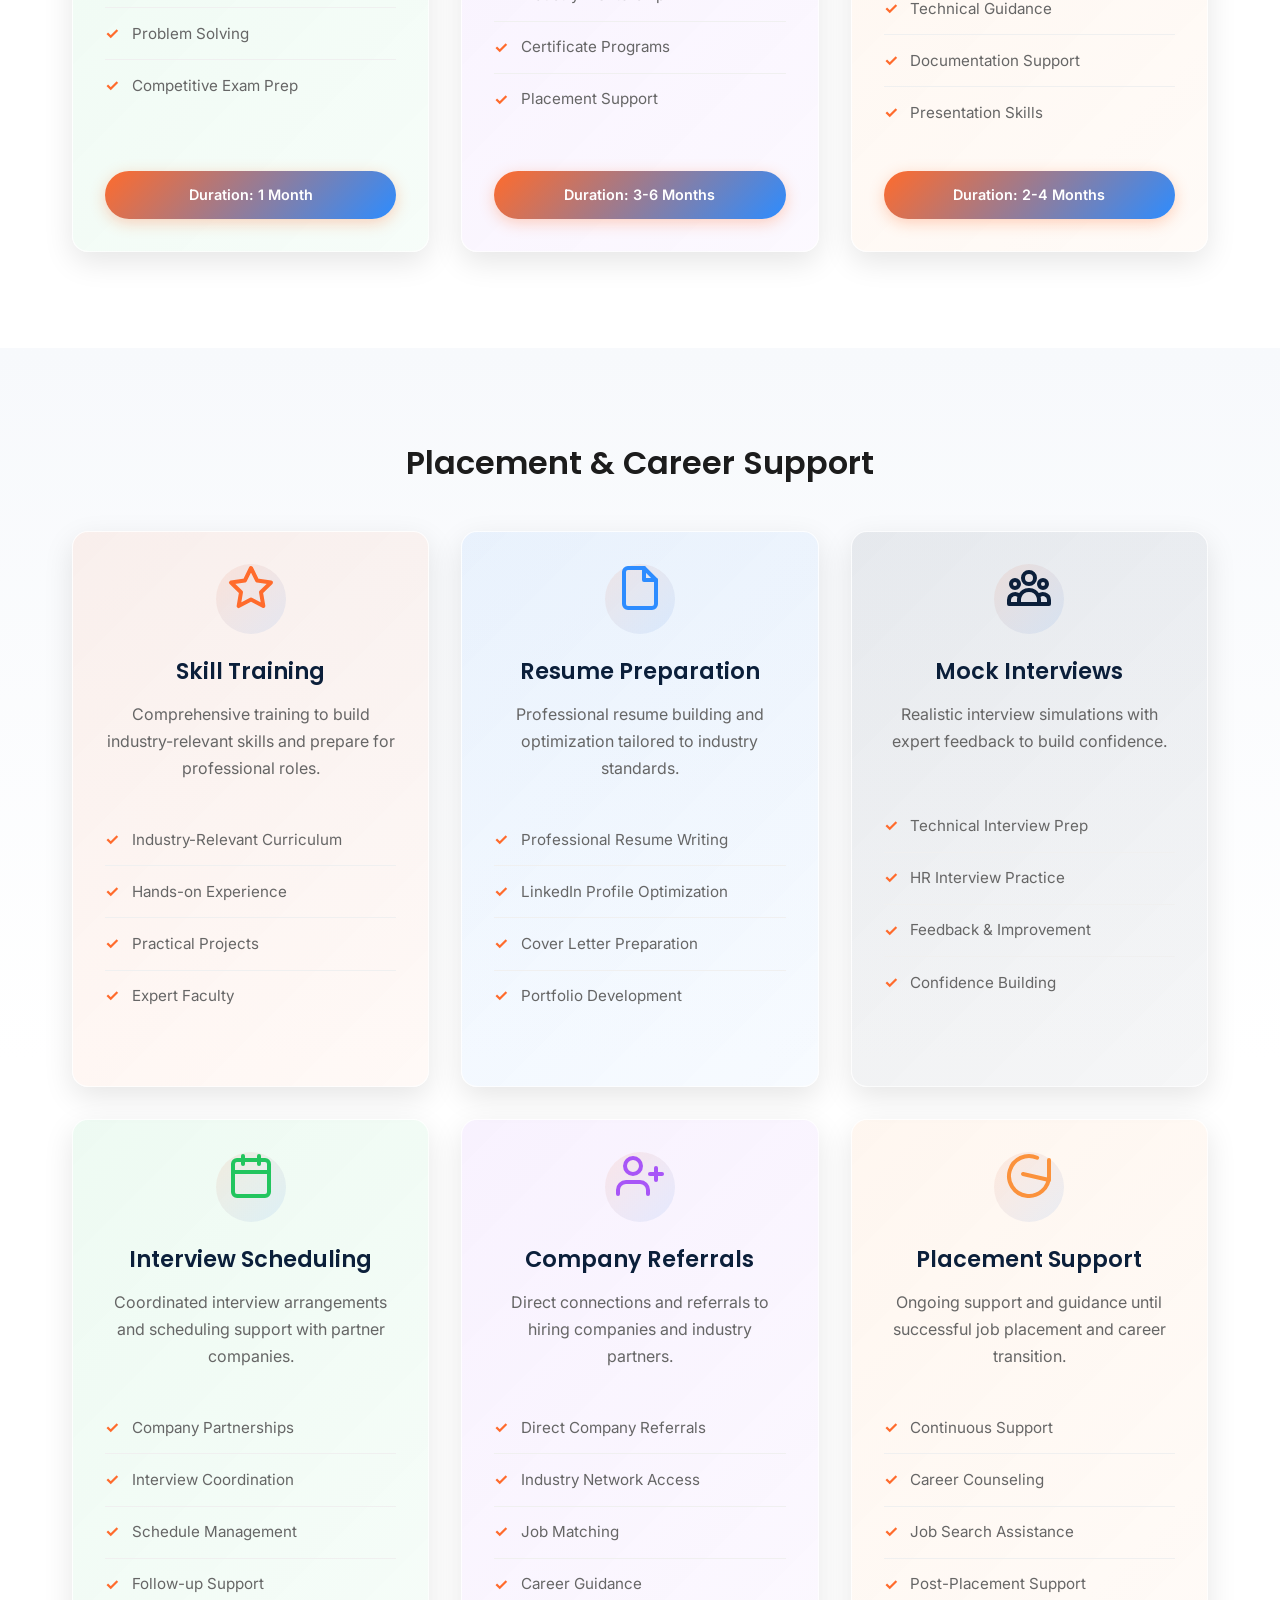
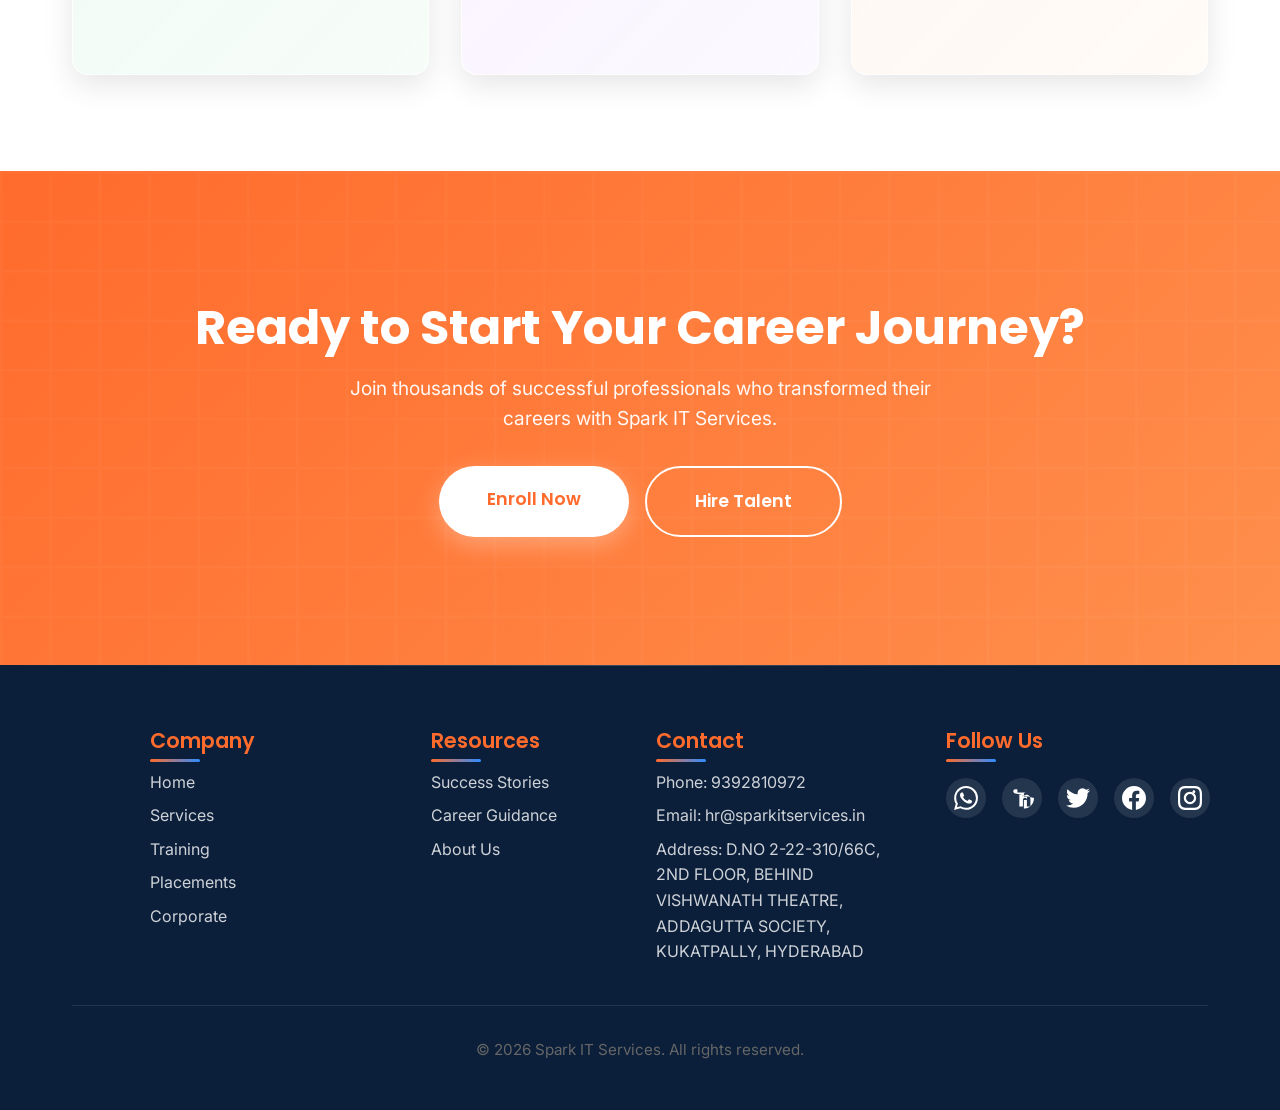
<file: services.html>
<!DOCTYPE html>
<html lang="en">
<head>
    <meta charset="UTF-8">
    <meta name="viewport" content="width=device-width, initial-scale=1.0">

    <!-- Primary Meta Tags -->
    <title>IT Training & Placement Services | SAP, Java, Python Courses | Spark IT Services Hyderabad</title>
    <meta name="title" content="IT Training & Placement Services | SAP, Java, Python Courses | Spark IT Services Hyderabad">
    <meta name="description" content="Expert IT training & placement services in Hyderabad. SAP, Java, Python, Data Science courses with 95% placement guarantee. Join 500+ successful professionals. Medical coding, digital marketing training available.">
    <meta name="keywords" content="IT training Hyderabad, SAP training, Java full stack, Python programming, data analytics, software testing, digital marketing, medical coding, placement services, job guarantee, career training, corporate training, internship programs, final year projects">

    <!-- SEO Meta Tags -->
    <meta name="author" content="Spark IT Services">
    <meta name="robots" content="index, follow, max-snippet:-1, max-image-preview:large, max-video-preview:-1">
    <meta name="googlebot" content="index, follow, max-snippet:-1, max-image-preview:large, max-video-preview:-1">
    <meta name="bingbot" content="index, follow, max-snippet:-1, max-image-preview:large, max-video-preview:-1">

    <!-- Canonical URL -->
    <link rel="canonical" href="https://www.sparkitservices.in/services.html">

    <!-- Open Graph / Facebook -->
    <meta property="og:type" content="website">
    <meta property="og:url" content="https://www.sparkitservices.in/services.html">
    <meta property="og:title" content="IT Training & Placement Services | SAP, Java, Python Courses | Spark IT Services Hyderabad">
    <meta property="og:description" content="Expert IT training & placement services in Hyderabad. SAP, Java, Python, Data Science courses with 95% placement guarantee. Join 500+ successful professionals.">
    <meta property="og:image" content="https://www.sparkitservices.in/assets/professional-it-consulting.jpg">
    <meta property="og:image:alt" content="Spark IT Services - IT Training and Placement Courses Hyderabad">
    <meta property="og:image:width" content="1200">
    <meta property="og:image:height" content="630">
    <meta property="og:site_name" content="Spark IT Services">
    <meta property="og:locale" content="en_IN">

    <!-- Twitter Card -->
    <meta name="twitter:card" content="summary_large_image">
    <meta name="twitter:url" content="https://www.sparkitservices.in/services.html">
    <meta name="twitter:title" content="IT Training & Placement Services | SAP, Java, Python Courses | Spark IT Services Hyderabad">
    <meta name="twitter:description" content="Expert IT training & placement services in Hyderabad. SAP, Java, Python, Data Science courses with 95% placement guarantee. Join 500+ successful professionals.">
    <meta name="twitter:image" content="https://www.sparkitservices.in/assets/professional-it-consulting.jpg">
    <meta name="twitter:image:alt" content="Spark IT Services - IT Training and Placement Courses Hyderabad">
    <meta name="twitter:creator" content="@sparkitservices">
    <meta name="twitter:site" content="@sparkitservices">

    <!-- Additional SEO Meta Tags -->
    <meta name="theme-color" content="#FF6B2C">
    <meta name="msapplication-TileColor" content="#FF6B2C">
    <meta name="application-name" content="Spark IT Services">
    <meta name="apple-mobile-web-app-title" content="Spark IT Services">
    <meta name="apple-mobile-web-app-capable" content="yes">
    <meta name="apple-mobile-web-app-status-bar-style" content="default">

    <!-- Geo Tags -->
    <meta name="geo.region" content="IN-TG">
    <meta name="geo.country" content="India">
    <meta name="geo.placename" content="Hyderabad">
    <meta name="ICBM" content="17.3850,78.4867">
    
    <!-- Fonts -->
    <link rel="preconnect" href="https://fonts.googleapis.com">
    <link rel="preconnect" href="https://fonts.gstatic.com" crossorigin>
    <link href="https://fonts.googleapis.com/css2?family=Inter:wght@300;400;500;600;700&family=Poppins:wght@300;400;500;600;700;800&display=swap" rel="stylesheet">
    
    <!-- Styles -->
    <link rel="stylesheet" href="css/styles.css">
    
    <!-- Libraries -->
    <link rel="stylesheet" href="https://unpkg.com/aos@2.3.1/dist/aos.css">
    
</head>
<body>
    <!-- Navigation -->
    <nav class="navbar">
        <div class="container">
            <div class="navbar-brand">
                <h1><a href="index.html" style="text-decoration: none; color: inherit;">Spark IT Services</a></h1>
            </div>
            <div class="navbar-menu">
                <a href="index.html">Home</a>
                <a href="services.html" class="active">Services</a>
                <a href="services.html#training">Training</a>
                <a href="services.html#placement">Placements</a>
                <a href="services.html#corporate">Corporate</a>
                <a href="index.html#contact">Contact</a>
            </div>
            <div class="mobile-menu-toggle">
                <span></span>
                <span></span>
                <span></span>
            </div>
        </div>
    </nav>

    <!-- Services Header -->
    <section class="services-header">
        <div class="container">
            <div class="services-header-content" data-aos="fade-up">
                <h1>Our Comprehensive Services</h1>
                <p>Discover the complete range of training and placement services designed to accelerate your career growth and connect talented professionals with leading companies.</p>
            </div>
        </div>
    </section>

    <!-- IT Training Services -->
    <section class="services-section">
        <div class="container">
            <h2 data-aos="fade-up">IT Training Programs</h2>
            <div class="services-grid">
                <div class="service-card" data-aos="fade-up" data-aos-delay="100">
                    <div class="service-icon">
                        <svg width="48" height="48" viewBox="0 0 24 24" fill="none" stroke="#FF6B2C" stroke-width="2" stroke-linecap="round" stroke-linejoin="round">
                            <rect x="2" y="3" width="20" height="14" rx="2" ry="2"></rect>
                            <line x1="8" y1="21" x2="16" y2="21"></line>
                            <line x1="12" y1="17" x2="12" y2="21"></line>
                        </svg>
                    </div>
                    <h3>SAP Training</h3>
                    <p>Master SAP modules including FICO, MM, and ABAP with hands-on enterprise resource planning training.</p>
                    <ul class="service-features">
                        <li>SAP FICO Certification</li>
                        <li>Materials Management (MM)</li>
                        <li>ABAP Programming</li>
                        <li>Real-time Project Work</li>
                    </ul>
                    <div class="service-duration">
                        <span>Duration: 3-6 Months</span>
                    </div>
                </div>

                <div class="service-card" data-aos="fade-up" data-aos-delay="200">
                    <div class="service-icon">
                        <svg width="48" height="48" viewBox="0 0 24 24" fill="none" stroke="#2D8CFF" stroke-width="2" stroke-linecap="round" stroke-linejoin="round">
                            <path d="M12 2L2 7l10 5 10-5-10-5z"></path>
                            <polyline points="2,17 12,22 22,17"></polyline>
                            <polyline points="2,12 12,17 22,12"></polyline>
                        </svg>
                    </div>
                    <h3>Java Full Stack Development</h3>
                    <p>Complete full-stack development with Spring Boot, Microservices, and modern frontend technologies.</p>
                    <ul class="service-features">
                        <li>Spring Boot Framework</li>
                        <li>Microservices Architecture</li>
                        <li>React.js Frontend</li>
                        <li>RESTful API Development</li>
                    </ul>
                    <div class="service-duration">
                        <span>Duration: 6 Months</span>
                    </div>
                </div>

                <div class="service-card" data-aos="fade-up" data-aos-delay="300">
                    <div class="service-icon">
                        <svg width="48" height="48" viewBox="0 0 24 24" fill="none" stroke="#0B1F3A" stroke-width="2" stroke-linecap="round" stroke-linejoin="round">
                            <path d="M14 2H6a2 2 0 0 0-2 2v16a2 2 0 0 0 2 2h12a2 2 0 0 0 2-2V8z"></path>
                            <polyline points="14,2 14,8 20,8"></polyline>
                        </svg>
                    </div>
                    <h3>Software Testing</h3>
                    <p>Comprehensive testing training covering manual testing, automation, and industry-standard tools.</p>
                    <ul class="service-features">
                        <li>Manual Testing Fundamentals</li>
                        <li>Automation with Selenium</li>
                        <li>Performance Testing</li>
                        <li>Test Management Tools</li>
                    </ul>
                    <div class="service-duration">
                        <span>Duration: 3 Months</span>
                    </div>
                </div>

                <div class="service-card" data-aos="fade-up" data-aos-delay="400">
                    <div class="service-icon">
                        <svg width="48" height="48" viewBox="0 0 24 24" fill="none" stroke="#22c55e" stroke-width="2" stroke-linecap="round" stroke-linejoin="round">
                            <path d="M12 2l3.09 6.26L22 9.27l-5 4.87 1.18 6.88L12 17.77l-6.18 3.25L7 14.14 2 9.27l6.91-1.01L12 2z"></path>
                        </svg>
                    </div>
                    <h3>Python Programming</h3>
                    <p>Learn Python for web development, data science, machine learning, and automation.</p>
                    <ul class="service-features">
                        <li>Python Fundamentals</li>
                        <li>Data Structures & Algorithms</li>
                        <li>Django Framework</li>
                        <li>Machine Learning Basics</li>
                    </ul>
                    <div class="service-duration">
                        <span>Duration: 4 Months</span>
                    </div>
                </div>

                <div class="service-card" data-aos="fade-up" data-aos-delay="500">
                    <div class="service-icon">
                        <svg width="48" height="48" viewBox="0 0 24 24" fill="none" stroke="#a855f7" stroke-width="2" stroke-linecap="round" stroke-linejoin="round">
                            <path d="M21 16V8a2 2 0 0 0-1-1.73l-7-4a2 2 0 0 0-2 0l-7 4A2 2 0 0 0 3 8v8a2 2 0 0 0 1 1.73l7 4a2 2 0 0 0 2 0l7-4A2 2 0 0 0 21 16z"></path>
                            <polyline points="3.27,6.96 12,12.01 20.73,6.96"></polyline>
                            <line x1="12" y1="22.08" x2="12" y2="12"></line>
                        </svg>
                    </div>
                    <h3>Data Analytics & Advanced Excel</h3>
                    <p>Master data analysis techniques, visualization, and business intelligence tools.</p>
                    <ul class="service-features">
                        <li>Advanced Excel Functions</li>
                        <li>Data Visualization</li>
                        <li>Statistical Analysis</li>
                        <li>Power BI Introduction</li>
                    </ul>
                    <div class="service-duration">
                        <span>Duration: 2 Months</span>
                    </div>
                </div>

                <div class="service-card" data-aos="fade-up" data-aos-delay="600">
                    <div class="service-icon">
                        <svg width="48" height="48" viewBox="0 0 24 24" fill="none" stroke="#fb923c" stroke-width="2" stroke-linecap="round" stroke-linejoin="round">
                            <circle cx="12" cy="12" r="10"></circle>
                            <path d="M12 6v6l4 2"></path>
                        </svg>
                    </div>
                    <h3>Digital Marketing</h3>
                    <p>Complete digital marketing training covering SEO, social media, and online advertising.</p>
                    <ul class="service-features">
                        <li>SEO & SEM Strategies</li>
                        <li>Social Media Marketing</li>
                        <li>Google Ads Campaigns</li>
                        <li>Content Marketing</li>
                    </ul>
                    <div class="service-duration">
                        <span>Duration: 3 Months</span>
                    </div>
                </div>
            </div>
        </div>
    </section>

    <!-- Non-IT Training Services -->
    <section class="services-section">
        <div class="container">
            <h2 data-aos="fade-up">Non-IT Training Programs</h2>
            <div class="services-grid">
                <div class="service-card" data-aos="fade-up" data-aos-delay="100">
                    <div class="service-icon">
                        <svg width="48" height="48" viewBox="0 0 24 24" fill="none" stroke="#22c55e" stroke-width="2" stroke-linecap="round" stroke-linejoin="round">
                            <path d="M19 14c1.49-1.46 3-3.21 3-5.5A5.5 5.5 0 0 0 16.5 3c-1.76 0-3 .5-4 1.41S11 3 9.5 5.5c0 2.3 1.5 4.04 3 5.5-.7.73-1.5 1.63-1.5 2.75 0 3.09 2.51 5.5 5.5 5.5s5.5-2.41 5.5-5.5c0-1.12-.8-2.02-1.5-2.75z"></path>
                        </svg>
                    </div>
                    <h3>Medical Coding</h3>
                    <p>Specialized training in medical coding and healthcare documentation for healthcare careers.</p>
                    <ul class="service-features">
                        <li>ICD-10 Coding</li>
                        <li>Medical Terminology</li>
                        <li>Healthcare Documentation</li>
                        <li>CPT Coding</li>
                    </ul>
                    <div class="service-duration">
                        <span>Duration: 2-3 Months</span>
                    </div>
                </div>

                <div class="service-card" data-aos="fade-up" data-aos-delay="200">
                    <div class="service-icon">
                        <svg width="48" height="48" viewBox="0 0 24 24" fill="none" stroke="#a855f7" stroke-width="2" stroke-linecap="round" stroke-linejoin="round">
                            <rect x="2" y="3" width="20" height="14" rx="2" ry="2"></rect>
                            <line x1="8" y1="21" x2="16" y2="21"></line>
                            <line x1="12" y1="17" x2="12" y2="21"></line>
                        </svg>
                    </div>
                    <h3>Medical Billing</h3>
                    <p>Comprehensive training in medical billing procedures and healthcare administration.</p>
                    <ul class="service-features">
                        <li>Medical Billing Process</li>
                        <li>Insurance Claims</li>
                        <li>Healthcare Administration</li>
                        <li>Billing Software</li>
                    </ul>
                    <div class="service-duration">
                        <span>Duration: 2-3 Months</span>
                    </div>
                </div>

                <div class="service-card" data-aos="fade-up" data-aos-delay="300">
                    <div class="service-icon">
                        <svg width="48" height="48" viewBox="0 0 24 24" fill="none" stroke="#fb923c" stroke-width="2" stroke-linecap="round" stroke-linejoin="round">
                            <path d="M17 20h5v-2a3 3 0 0 0-5.356-1.857M17 20H7m10 0v-2c0-.656-.126-1.283-.356-1.857M7 20H2v-2a3 3 0 0 1 5.356-1.857M7 20v-2c0-.656.126-1.283.356-1.857m0 0a5.002 5.002 0 0 1 9.288 0M15 7a3 3 0 1 1-6 0 3 3 0 0 1 6 0zm6 3a2 2 0 1 1-4 0 2 2 0 0 1 4 0zM7 10a2 2 0 1 1-4 0 2 2 0 0 1 4 0z"></path>
                        </svg>
                    </div>
                    <h3>Communication & Soft Skills</h3>
                    <p>Enhance communication, interpersonal skills, and professional development.</p>
                    <ul class="service-features">
                        <li>Public Speaking</li>
                        <li>Interpersonal Skills</li>
                        <li>Professional Etiquette</li>
                        <li>Interview Skills</li>
                    </ul>
                    <div class="service-duration">
                        <span>Duration: 1 Month</span>
                    </div>
                </div>

                <div class="service-card" data-aos="fade-up" data-aos-delay="400">
                    <div class="service-icon">
                        <svg width="48" height="48" viewBox="0 0 24 24" fill="none" stroke="#FF6B2C" stroke-width="2" stroke-linecap="round" stroke-linejoin="round">
                            <path d="M22 11.08V12a10 10 0 1 1-5.93-9.14"></path>
                            <polyline points="22,4 22,14.01 9,11.01"></polyline>
                        </svg>
                    </div>
                    <h3>Aptitude & Reasoning</h3>
                    <p>Master aptitude tests, logical reasoning, and problem-solving skills.</p>
                    <ul class="service-features">
                        <li>Quantitative Aptitude</li>
                        <li>Logical Reasoning</li>
                        <li>Problem Solving</li>
                        <li>Competitive Exam Prep</li>
                    </ul>
                    <div class="service-duration">
                        <span>Duration: 1 Month</span>
                    </div>
                </div>

                <div class="service-card" data-aos="fade-up" data-aos-delay="500">
                    <div class="service-icon">
                        <svg width="48" height="48" viewBox="0 0 24 24" fill="none" stroke="#2D8CFF" stroke-width="2" stroke-linecap="round" stroke-linejoin="round">
                            <path d="M14 2H6a2 2 0 0 0-2 2v16a2 2 0 0 0 2 2h12a2 2 0 0 0 2-2V8z"></path>
                            <polyline points="14,2 14,8 20,8"></polyline>
                        </svg>
                    </div>
                    <h3>Internship Programs</h3>
                    <p>Structured internship opportunities with industry exposure and practical training.</p>
                    <ul class="service-features">
                        <li>Real-time Projects</li>
                        <li>Industry Mentorship</li>
                        <li>Certificate Programs</li>
                        <li>Placement Support</li>
                    </ul>
                    <div class="service-duration">
                        <span>Duration: 3-6 Months</span>
                    </div>
                </div>

                <div class="service-card" data-aos="fade-up" data-aos-delay="600">
                    <div class="service-icon">
                        <svg width="48" height="48" viewBox="0 0 24 24" fill="none" stroke="#0B1F3A" stroke-width="2" stroke-linecap="round" stroke-linejoin="round">
                            <path d="M16 21v-2a4 4 0 0 0-4-4H5a4 4 0 0 0-4 4v2"></path>
                            <circle cx="8.5" cy="7" r="4"></circle>
                            <line x1="20" y1="8" x2="20" y2="14"></line>
                            <line x1="23" y1="11" x2="17" y2="11"></line>
                        </svg>
                    </div>
                    <h3>Final Year Project Guidance</h3>
                    <p>Expert guidance and mentorship for final year projects and academic research.</p>
                    <ul class="service-features">
                        <li>Project Selection</li>
                        <li>Technical Guidance</li>
                        <li>Documentation Support</li>
                        <li>Presentation Skills</li>
                    </ul>
                    <div class="service-duration">
                        <span>Duration: 2-4 Months</span>
                    </div>
                </div>
            </div>
        </div>
    </section>

    <!-- Placement Services -->
    <section class="services-section">
        <div class="container">
            <h2 data-aos="fade-up">Placement & Career Support</h2>
            <div class="services-grid">
                <div class="service-card" data-aos="fade-up" data-aos-delay="100">
                    <div class="service-icon">
                        <svg width="48" height="48" viewBox="0 0 24 24" fill="none" stroke="#FF6B2C" stroke-width="2" stroke-linecap="round" stroke-linejoin="round">
                            <path d="M12 2l3.09 6.26L22 9.27l-5 4.87 1.18 6.88L12 17.77l-6.18 3.25L7 14.14 2 9.27l6.91-1.01L12 2z"></path>
                        </svg>
                    </div>
                    <h3>Skill Training</h3>
                    <p>Comprehensive training to build industry-relevant skills and prepare for professional roles.</p>
                    <ul class="service-features">
                        <li>Industry-Relevant Curriculum</li>
                        <li>Hands-on Experience</li>
                        <li>Practical Projects</li>
                        <li>Expert Faculty</li>
                    </ul>
                </div>

                <div class="service-card" data-aos="fade-up" data-aos-delay="200">
                    <div class="service-icon">
                        <svg width="48" height="48" viewBox="0 0 24 24" fill="none" stroke="#2D8CFF" stroke-width="2" stroke-linecap="round" stroke-linejoin="round">
                            <path d="M14 2H6a2 2 0 0 0-2 2v16a2 2 0 0 0 2 2h12a2 2 0 0 0 2-2V8z"></path>
                            <polyline points="14,2 14,8 20,8"></polyline>
                        </svg>
                    </div>
                    <h3>Resume Preparation</h3>
                    <p>Professional resume building and optimization tailored to industry standards.</p>
                    <ul class="service-features">
                        <li>Professional Resume Writing</li>
                        <li>LinkedIn Profile Optimization</li>
                        <li>Cover Letter Preparation</li>
                        <li>Portfolio Development</li>
                    </ul>
                </div>

                <div class="service-card" data-aos="fade-up" data-aos-delay="300">
                    <div class="service-icon">
                        <svg width="48" height="48" viewBox="0 0 24 24" fill="none" stroke="#0B1F3A" stroke-width="2" stroke-linecap="round" stroke-linejoin="round">
                            <path d="M17 20h5v-2a3 3 0 0 0-5.356-1.857M17 20H7m10 0v-2c0-.656-.126-1.283-.356-1.857M7 20H2v-2a3 3 0 0 1 5.356-1.857M7 20v-2c0-.656.126-1.283.356-1.857m0 0a5.002 5.002 0 0 1 9.288 0M15 7a3 3 0 1 1-6 0 3 3 0 0 1 6 0zm6 3a2 2 0 1 1-4 0 2 2 0 0 1 4 0zM7 10a2 2 0 1 1-4 0 2 2 0 0 1 4 0z"></path>
                        </svg>
                    </div>
                    <h3>Mock Interviews</h3>
                    <p>Realistic interview simulations with expert feedback to build confidence.</p>
                    <ul class="service-features">
                        <li>Technical Interview Prep</li>
                        <li>HR Interview Practice</li>
                        <li>Feedback & Improvement</li>
                        <li>Confidence Building</li>
                    </ul>
                </div>

                <div class="service-card" data-aos="fade-up" data-aos-delay="400">
                    <div class="service-icon">
                        <svg width="48" height="48" viewBox="0 0 24 24" fill="none" stroke="#22c55e" stroke-width="2" stroke-linecap="round" stroke-linejoin="round">
                            <rect x="3" y="4" width="18" height="18" rx="2" ry="2"></rect>
                            <line x1="16" y1="2" x2="16" y2="6"></line>
                            <line x1="8" y1="2" x2="8" y2="6"></line>
                            <line x1="3" y1="10" x2="21" y2="10"></line>
                        </svg>
                    </div>
                    <h3>Interview Scheduling</h3>
                    <p>Coordinated interview arrangements and scheduling support with partner companies.</p>
                    <ul class="service-features">
                        <li>Company Partnerships</li>
                        <li>Interview Coordination</li>
                        <li>Schedule Management</li>
                        <li>Follow-up Support</li>
                    </ul>
                </div>

                <div class="service-card" data-aos="fade-up" data-aos-delay="500">
                    <div class="service-icon">
                        <svg width="48" height="48" viewBox="0 0 24 24" fill="none" stroke="#a855f7" stroke-width="2" stroke-linecap="round" stroke-linejoin="round">
                            <path d="M16 21v-2a4 4 0 0 0-4-4H5a4 4 0 0 0-4 4v2"></path>
                            <circle cx="8.5" cy="7" r="4"></circle>
                            <line x1="20" y1="8" x2="20" y2="14"></line>
                            <line x1="23" y1="11" x2="17" y2="11"></line>
                        </svg>
                    </div>
                    <h3>Company Referrals</h3>
                    <p>Direct connections and referrals to hiring companies and industry partners.</p>
                    <ul class="service-features">
                        <li>Direct Company Referrals</li>
                        <li>Industry Network Access</li>
                        <li>Job Matching</li>
                        <li>Career Guidance</li>
                    </ul>
                </div>

                <div class="service-card" data-aos="fade-up" data-aos-delay="600">
                    <div class="service-icon">
                        <svg width="48" height="48" viewBox="0 0 24 24" fill="none" stroke="#fb923c" stroke-width="2" stroke-linecap="round" stroke-linejoin="round">
                            <path d="M22 11.08V12a10 10 0 1 1-5.93-9.14"></path>
                            <polyline points="22,4 22,14.01 9,11.01"></polyline>
                        </svg>
                    </div>
                    <h3>Placement Support</h3>
                    <p>Ongoing support and guidance until successful job placement and career transition.</p>
                    <ul class="service-features">
                        <li>Continuous Support</li>
                        <li>Career Counseling</li>
                        <li>Job Search Assistance</li>
                        <li>Post-Placement Support</li>
                    </ul>
                </div>
            </div>
        </div>
    </section>

    <!-- CTA Section -->
    <section class="cta-section">
        <div class="container">
            <div class="cta-content" data-aos="fade-up">
                <h2>Ready to Start Your Career Journey?</h2>
                <p>Join thousands of successful professionals who transformed their careers with Spark IT Services.</p>
                <div class="cta-buttons">
                    <a href="index.html#enrollment-modal" class="btn btn-primary">Enroll Now</a>
                    <a href="index.html#hiring-modal" class="btn btn-secondary">Hire Talent</a>
                </div>
            </div>
        </div>
    </section>

    <!-- Footer -->
    <footer class="footer">
        <div class="container">
            <div class="footer-grid">
                <div class="footer-column">
                    <h3>Company</h3>
                    <ul>
                        <li><a href="index.html" title="Spark IT Services - Home">Home</a></li>
                        <li><a href="services.html" title="IT Services and Training Programs">Services</a></li>
                        <li><a href="services.html#training" title="IT and Non-IT Training Programs">Training</a></li>
                        <li><a href="services.html#placement" title="Job Placement Services">Placements</a></li>
                        <li><a href="services.html#corporate" title="Corporate Hiring Solutions">Corporate</a></li>
                    </ul>
                </div>
                <div class="footer-column">
                    <h3>Resources</h3>
                    <ul>
                        <li><a href="index.html#testimonials" title="Student Success Stories">Success Stories</a></li>
                        <li><a href="index.html#contact" title="Contact for Career Guidance">Career Guidance</a></li>
                        <li><a href="index.html#why-choose" title="Why Choose Spark IT Services">About Us</a></li>
                    </ul>
                </div>
                <div class="footer-column">
                    <h3>Contact</h3>
                    <ul>
                        <li><a href="tel:9392810972" title="Call Spark IT Services">Phone: 9392810972</a></li>
                        <li><a href="mailto:hr@sparkitservices.in" title="Email Spark IT Services">Email: hr@sparkitservices.in</a></li>
                        <li><a href="https://www.google.com/maps/search/?api=1&query=D.NO+2-22-310/66C,+2ND+FLOOR,+BEHIND+VISHWANATH+THEATRE,+ADDAGUTTA+SOCIETY,+KUKATPALLY,+HYDERABAD" target="_blank" rel="noopener noreferrer" title="View Spark IT Services Location on Google Maps">Address: D.NO 2-22-310/66C, 2ND FLOOR, BEHIND VISHWANATH THEATRE, ADDAGUTTA SOCIETY, KUKATPALLY, HYDERABAD</a></li>
                    </ul>
                </div>
                <div class="footer-column">
                    <h3>Follow Us</h3>
                    <div class="social-links">
                        <a href="https://whatsapp.com/channel/0029VbBzLmfKLaHizVOQP40F" target="_blank" rel="noopener noreferrer" aria-label="Spark IT Services WhatsApp Group" title="Join our WhatsApp group for updates and support">
                            <svg width="24" height="24" viewBox="0 0 24 24" fill="currentColor">
                                <path d="M17.472 14.382c-.297-.149-1.758-.867-2.03-.967-.273-.099-.471-.149-.67.149-.197.297-.767.966-.94 1.164-.173.199-.347.223-.644.074-.297-.149-1.255-.462-2.39-1.475-.883-.788-1.48-1.761-1.653-2.059-.173-.297-.018-.458.13-.606.134-.133.297-.347.446-.521.151-.172.2-.296.3-.495.099-.198.05-.372-.025-.521-.075-.148-.669-1.611-.916-2.206-.242-.579-.487-.501-.669-.51l-.57-.01c-.198 0-.52.074-.792.372s-1.04 1.016-1.04 2.479 1.065 2.876 1.213 3.074c.149.198 2.095 3.2 5.076 4.487.709.306 1.263.489 1.694.626.712.226 1.36.194 1.872.118.571-.085 1.758-.719 2.006-1.413.248-.695.248-1.29.173-1.414-.074-.123-.272-.198-.57-.347m-5.421 7.403h-.004a9.87 9.87 0 01-5.031-1.378l-.361-.214-3.741.982.998-3.648-.235-.374a9.86 9.86 0 01-1.51-5.26c.001-5.45 4.436-9.884 9.888-9.884 2.64 0 5.122 1.03 6.988 2.898a9.825 9.825 0 012.893 6.994c-.003 5.45-4.437 9.884-9.885 9.884m8.413-18.297A11.815 11.815 0 0012.05 0C5.495 0 .16 5.335.157 11.892c0 2.096.547 4.142 1.588 5.945L.057 24l6.305-1.654a11.882 11.882 0 005.683 1.448h.005c6.554 0 11.89-5.335 11.893-11.893a11.821 11.821 0 00-3.48-8.413Z"/>
                            </svg>
                        </a>
                        <a href="https://www.linkedin.com/company/spark-it-services" target="_blank" rel="noopener noreferrer" aria-label="Spark IT Services on LinkedIn" title="Follow us on LinkedIn">
                            <svg width="24" height="24" viewBox="0 0 24 24" fill="currentColor">
                                <path d="M20.447 20.452h-3.554v-5.569c0-1.328-.027-3.037-1.852-3.037-1.853 0-2.136 1.445-2.136 2.939v5.667H9.351V9h3.414v1.561h.046c.477-.9 1.637-1.85 3.37-1.85 3.601 0 4.267 2.37 4.267 5.455v6.286zM5.337 7.433c-1.144 0-2.063-.926-2.063-2.065 0-1.138.92-2.063 2.063-2.063 1.14 0 2.064.235 2.064.235v2.953H15.83c-1.491 0-1.956.925-1.956 1.874v2.25h3.328l-.532 3.47h-2.796v8.385C19.612 23.027 24 18.062 24 12.073z"/>
                            </svg>
                        </a>
                        <a href="https://twitter.com/sparkitservices" target="_blank" rel="noopener noreferrer" aria-label="Spark IT Services on Twitter" title="Follow us on Twitter">
                            <svg width="24" height="24" viewBox="0 0 24 24" fill="currentColor">
                                <path d="M23.953 4.57a10 10 0 01-2.825.775 4.958 4.958 0 002.163-2.723c-.951.555-2.005.959-3.127 1.184a4.92 4.92 0 00-8.384 4.482C7.69 8.095 4.067 6.13 1.64 3.162a4.822 4.822 0 00-.666 2.475c0 1.71.87 3.213 2.188 4.096a4.904 4.904 0 01-2.228-.616v.06a4.923 4.923 0 003.946 4.827 4.996 4.996 0 01-2.212.085 4.936 4.936 0 004.604 3.417 9.867 9.867 0 01-6.102 2.105c-.39 0-.779-.023-1.17-.067a13.995 13.995 0 007.557 2.209c9.053 0 13.998-7.496 13.998-13.985 0-.21 0-.42-.015-.63A9.935 9.935 0 0024 4.59z"/>
                            </svg>
                        </a>
                        <a href="https://www.facebook.com/sparkitservices" target="_blank" rel="noopener noreferrer" aria-label="Spark IT Services on Facebook" title="Follow us on Facebook">
                            <svg width="24" height="24" viewBox="0 0 24 24" fill="currentColor">
                                <path d="M24 12.073c0-6.627-5.373-12-12-12s-12 5.373-12 12c0 5.99 4.388 10.954 10.125 11.854v-8.385H7.078v-3.47h3.047V9.43c0-3.007 1.792-4.669 4.533-4.669 1.312 0 2.686.235 2.686.235v2.953H15.83c-1.491 0-1.956.925-1.956 1.874v2.25h3.328l-.532 3.47h-2.796v8.385C19.612 23.027 24 18.062 24 12.073z"/>
                            </svg>
                        </a>
                        <a href="https://www.instagram.com/spark_itservices?igsh=MWdwdHB2a3lpb3Y0eg==" target="_blank" rel="noopener noreferrer" aria-label="Spark IT Services on Instagram" title="Follow us on Instagram">
                            <svg width="24" height="24" viewBox="0 0 24 24" fill="currentColor">
                                <path d="M12 2.163c3.204 0 3.584.012 4.85.07 3.252.148 4.771 1.691 4.919 4.919.058 1.265.069 1.645.069 4.849 0 3.205-.012 3.584-.069 4.849-.149 3.225-1.664 4.771-4.919 4.919-1.266.058-1.644.07-4.85.07-3.204 0-3.584-.012-4.849-.07-3.26-.149-4.771-1.699-4.919-4.92-.058-1.265-.07-1.644-.07-4.849 0-3.204.013-3.583.07-4.849.149-3.227 1.664-4.771 4.919-4.919 1.266-.057 1.645-.069 4.849-.069zm0-2.163c-3.259 0-3.667.014-4.947.072-4.358.2-6.78 2.618-6.98 6.98-.059 1.281-.073 1.689-.073 4.948 0 3.259.014 3.668.072 4.948.2 4.358 2.618 6.78 6.98 6.98 1.281.058 1.689.072 4.948.072 3.259 0 3.668-.014 4.948-.072 4.354-.2 6.782-2.618 6.979-6.98.059-1.28.073-1.689.073-4.948 0-3.259-.014-3.667-.072-4.947-.196-4.354-2.617-6.78-6.979-6.98-1.281-.059-1.69-.073-4.949-.073z"/>
                                <path d="M12 5.838c-3.403 0-6.162 2.759-6.162 6.162s2.759 6.163 6.162 6.163 6.162-2.759 6.162-6.163c0-3.403-2.759-6.162-6.162-6.162zm0 10.162c-2.209 0-4-1.79-4-4 0-2.209 1.791-4 4-4s4 1.791 4 4c0 2.21-1.791 4-4 4z"/>
                                <path d="M15.893 4.345c-.796 0-1.441.645-1.441 1.44s.645 1.44 1.441 1.44 1.44-.645 1.44-1.44-.645-1.44-1.44-1.44z"/>
                            </svg>
                        </a>
                    </div>
                </div>
            </div>
            <div class="footer-bottom">
                <p>&copy; 2026 Spark IT Services. All rights reserved.</p>
            </div>
        </div>
    </footer>

    <!-- Scripts -->
    <script src="https://unpkg.com/aos@2.3.1/dist/aos.js"></script>
    <script src="js/mobile-menu.js"></script>
    <script>
        // Initialize AOS
        AOS.init({
            duration: 800,
            offset: 100,
            once: true
        });
    </script>
</body>
</html>
</file>
<file: css/styles.css>
/* CSS Variables - Design System */
:root {
  --primary-color: #FF6B2C;
  --secondary-color: #0B1F3A;
  --accent-color: #2D8CFF;
  --background-color: #F7F9FC;
  --text-color: #1C1C1C;
  --text-light: #666666;
  --white: #FFFFFF;
  --shadow: rgba(0, 0, 0, 0.1);
  --shadow-hover: rgba(0, 0, 0, 0.15);
  --glass-bg: rgba(255, 255, 255, 0.1);
  --glass-border: rgba(255, 255, 255, 0.2);
}

/* Global Styles */
* {
  margin: 0;
  padding: 0;
  box-sizing: border-box;
}

html {
  scroll-behavior: smooth;
}

body {
  font-family: 'Inter', sans-serif;
  line-height: 1.6;
  color: var(--text-color);
  background-color: var(--background-color);
  overflow-x: hidden;
}

h1,
h2,
h3,
h4,
h5,
h6 {
  font-family: 'Poppins', sans-serif;
  font-weight: 600;
  line-height: 1.2;
}

h1 {
  font-size: 2.5rem;
  font-weight: 700;
  margin-bottom: 1.5rem;
}

h2 {
  font-size: 2rem;
  margin-bottom: 2rem;
  text-align: center;
}

h3 {
  font-size: 1.5rem;
  margin-bottom: 1rem;
  color: var(--secondary-color);
}

p {
  margin-bottom: 1rem;
  color: var(--text-light);
}

a {
  text-decoration: none;
  color: var(--accent-color);
  transition: color 0.3s ease;
}

a:hover {
  color: var(--primary-color);
}

a.active {
  color: var(--primary-color);
  font-weight: 600;
}

ul {
  list-style: none;
}

img {
  max-width: 100%;
  height: auto;
}

/* Container */
.container {
  max-width: 1200px;
  margin: 0 auto;
  padding: 0 2rem;
}

/* Navigation */
.navbar {
  position: relative;
  top: 0;
  width: 100vw;
  left: 0;
  background: rgba(255, 255, 255, 0.95);
  backdrop-filter: blur(10px);
  border-bottom: 1px solid var(--glass-border);
  z-index: 1000;
  padding: 1rem 0;
  box-shadow: 0 2px 10px rgba(0, 0, 0, 0.1);
}

.navbar .container {
  display: flex;
  justify-content: space-between;
  align-items: center;
  max-width: 1200px;
  margin: 0 auto;
  padding: 0 2rem;
  width: 100%;
}

.navbar-brand h1 {
  font-size: 1.5rem;
  color: var(--secondary-color);
  margin: 0;
}

.navbar-menu {
  display: flex;
  align-items: center;
  gap: 2rem;
}

.navbar-menu a {
  color: var(--secondary-color);
  font-weight: 500;
  transition: color 0.3s ease;
}

.navbar-menu a:hover {
  color: var(--primary-color);
}

.mobile-menu-toggle {
  display: none;
  /* Hidden on desktop */
  flex-direction: column;
  cursor: pointer;
  padding: 0.5rem;
}

.mobile-menu-toggle span {
  width: 25px;
  height: 3px;
  background: var(--secondary-color);
  margin: 3px 0;
  transition: 0.3s;
  border-radius: 3px;
}

.mobile-menu-toggle.active span:nth-child(1) {
  transform: rotate(-45deg) translate(-5px, 6px);
}

.mobile-menu-toggle.active span:nth-child(2) {
  opacity: 0;
}

.mobile-menu-toggle.active span:nth-child(3) {
  transform: rotate(45deg) translate(-5px, -6px);
}

/* Buttons */
.btn {
  display: inline-block;
  padding: 0.8rem 2rem;
  border-radius: 50px;
  font-weight: 600;
  font-size: 1rem;
  cursor: pointer;
  transition: all 0.3s ease;
  text-align: center;
  border: none;
}

.btn-primary {
  background: var(--primary-color);
  color: var(--white);
}

.btn-primary:hover {
  background: #e55a2b;
  transform: translateY(-2px);
  box-shadow: 0 8px 25px rgba(255, 107, 44, 0.4);
}

.btn-secondary {
  background: transparent;
  color: var(--secondary-color);
  border: 2px solid var(--secondary-color);
}

.btn-secondary:hover {
  background: var(--secondary-color);
  color: var(--white);
  transform: translateY(-2px);
  box-shadow: 0 8px 25px rgba(11, 31, 58, 0.3);
}

/* Services Header */
.services-header {
  background: linear-gradient(135deg, var(--secondary-color), #1a2e4a);
  color: var(--white);
  padding: 6rem 0;
  text-align: center;
}

.services-header-content h1 {
  font-size: 3rem;
  margin-bottom: 1.5rem;
  color: var(--white);
}

.services-header-content p {
  font-size: 1.2rem;
  max-width: 600px;
  margin: 0 auto;
  color: rgba(255, 255, 255, 0.9);
}

/* Services Section */
.services-section {
  padding: 6rem 0;
  background: linear-gradient(180deg, var(--background-color) 0%, var(--white) 50%);
}

.services-grid {
  display: grid;
  grid-template-columns: repeat(auto-fit, minmax(350px, 1fr));
  gap: 2rem;
  justify-items: center;
  margin-top: 3rem;
  max-width: 1200px;
  margin-left: auto;
  margin-right: auto;
}

.service-card {
  background: var(--white);
  padding: 2.5rem;
  border-radius: 1.2rem;
  text-align: center;
  box-shadow: 0 15px 35px rgba(0, 0, 0, 0.08);
  transition: all 0.4s cubic-bezier(0.4, 0, 0.2, 1);
  border: 1px solid rgba(255, 255, 255, 0.8);
  height: 100%;
  display: flex;
  flex-direction: column;
  position: relative;
  overflow: hidden;
}

.service-card::before {
  content: '';
  position: absolute;
  top: 0;
  left: 0;
  right: 0;
  height: 4px;
  background: linear-gradient(90deg, var(--primary-color), var(--accent-color));
  opacity: 0;
  transition: opacity 0.3s ease;
}

.service-card:hover::before {
  opacity: 1;
}

.service-card:hover {
  transform: translateY(-12px);
  box-shadow: 0 25px 50px rgba(0, 0, 0, 0.15);
}

.service-icon {
  margin-bottom: 2rem;
  display: flex;
  justify-content: center;
  align-items: center;
  height: 70px;
  width: 70px;
  margin-left: auto;
  margin-right: auto;
  background: linear-gradient(135deg, rgba(255, 107, 44, 0.1), rgba(45, 140, 255, 0.1));
  border-radius: 50%;
  transition: all 0.3s ease;
}

.service-card:hover .service-icon {
  transform: scale(1.1);
  background: linear-gradient(135deg, rgba(255, 107, 44, 0.2), rgba(45, 140, 255, 0.2));
}

.service-card h3 {
  margin-bottom: 1.5rem;
  color: var(--secondary-color);
  font-size: 1.4rem;
  font-weight: 600;
}

.service-card p {
  margin-bottom: 2rem;
  flex-grow: 1;
  color: var(--text-light);
  line-height: 1.7;
  font-size: 1rem;
}

.service-features {
  list-style: none;
  text-align: left;
  margin-bottom: 2rem;
  flex-grow: 1;
}

.service-features li {
  padding: 0.8rem 0;
  border-bottom: 1px solid #f0f0f0;
  color: var(--text-light);
  font-size: 0.95rem;
  display: flex;
  align-items: center;
  transition: all 0.3s ease;
}

.service-features li::before {
  content: '✓';
  color: var(--primary-color);
  font-weight: bold;
  margin-right: 0.8rem;
  font-size: 1rem;
}

.service-features li:hover {
  color: var(--secondary-color);
  padding-left: 0.5rem;
}

.service-features li:last-child {
  border-bottom: none;
}

.service-duration {
  background: linear-gradient(135deg, var(--primary-color), var(--accent-color));
  color: var(--white);
  padding: 0.8rem 1.5rem;
  border-radius: 25px;
  font-size: 0.9rem;
  font-weight: 600;
  display: inline-block;
  margin-top: auto;
  box-shadow: 0 4px 15px rgba(255, 107, 44, 0.3);
  transition: all 0.3s ease;
}

.service-card:hover .service-duration {
  transform: translateY(-2px);
  box-shadow: 0 6px 20px rgba(255, 107, 44, 0.4);
}

/* CTA Section */
.cta-section {
  background: linear-gradient(135deg, var(--primary-color), #e55a2b);
  color: var(--white);
  padding: 8rem 0;
  text-align: center;
  position: relative;
  overflow: hidden;
}

.cta-section::before {
  content: '';
  position: absolute;
  top: 0;
  left: 0;
  right: 0;
  bottom: 0;
  background: url('data:image/svg+xml,<svg xmlns="http://www.w3.org/2000/svg" viewBox="0 0 100 100"><defs><pattern id="grid" width="10" height="10" patternUnits="userSpaceOnUse"><path d="M 10 0 L 0 0 0 10" fill="none" stroke="rgba(255,255,255,0.1)" stroke-width="1"/></pattern></defs><rect width="100" height="100" fill="url(%23grid)"/></svg>');
  opacity: 0.3;
}

.cta-content {
  position: relative;
  z-index: 1;
}

.cta-content h2 {
  font-size: 3rem;
  margin-bottom: 2rem;
  color: var(--white);
  font-weight: 700;
}

.cta-content p {
  font-size: 1.3rem;
  margin-bottom: 3rem;
  color: rgba(255, 255, 255, 0.95);
  max-width: 600px;
  margin-left: auto;
  margin-right: auto;
}

.cta-buttons {
  display: flex;
  gap: 1.5rem;
  justify-content: center;
  flex-wrap: wrap;
}

.cta-buttons .btn {
  padding: 1.2rem 3rem;
  font-size: 1.1rem;
  font-weight: 600;
  border-radius: 50px;
  transition: all 0.3s ease;
}

.cta-buttons .btn-primary {
  background: var(--white);
  color: var(--primary-color);
  box-shadow: 0 8px 25px rgba(255, 255, 255, 0.3);
}

.cta-buttons .btn-primary:hover {
  transform: translateY(-3px);
  box-shadow: 0 12px 35px rgba(255, 255, 255, 0.4);
}

.cta-buttons .btn-secondary {
  border-color: var(--white);
  color: var(--white);
  background: transparent;
}

.cta-buttons .btn-secondary:hover {
  background: var(--white);
  color: var(--primary-color);
  transform: translateY(-3px);
}

/* Footer */
.footer {
  background: linear-gradient(135deg, var(--secondary-color), #0a1a2e);
  color: var(--white);
  padding: 5rem 0 2rem;
  position: relative;
}

.footer::before {
  content: '';
  position: absolute;
  top: 0;
  left: 0;
  right: 0;
  height: 1px;
  background: linear-gradient(90deg, transparent, rgba(255, 255, 255, 0.2), transparent);
}

.footer-grid {
  display: grid;
  grid-template-columns: repeat(auto-fit, minmax(280px, 1fr));
  gap: 3rem;
  margin-bottom: 3rem;
  max-width: 1200px;
  margin-left: auto;
  margin-right: auto;
}

.footer-column h3 {
  color: var(--white);
  margin-bottom: 1.5rem;
  font-size: 1.3rem;
  font-weight: 600;
  position: relative;
}

.footer-column h3::after {
  content: '';
  position: absolute;
  bottom: -0.5rem;
  left: 0;
  width: 50px;
  height: 3px;
  background: linear-gradient(90deg, var(--primary-color), var(--accent-color));
  border-radius: 2px;
}

.footer-column ul {
  list-style: none;
}

.footer-column ul li {
  margin-bottom: 0.8rem;
  transition: transform 0.3s ease;
}

.footer-column ul li:hover {
  transform: translateX(5px);
}

.footer-column ul li a {
  color: rgba(255, 255, 255, 0.8);
  transition: color 0.3s ease;
  font-size: 1rem;
}

.footer-column ul li a:hover {
  color: var(--white);
  transform: translateX(3px);
}

/* Mobile-specific footer link improvements */
@media (max-width: 768px) {
  .footer-column ul li a {
    padding: 0.4rem 0;
    border-radius: 4px;
    transition: all 0.3s ease;
  }

  .footer-column ul li a:hover {
    background: rgba(255, 255, 255, 0.1);
    transform: none;
  }
}

@media (max-width: 480px) {
  .footer-column ul li a {
    padding: 0.5rem 0.8rem;
    margin: 0.2rem 0;
    background: rgba(255, 255, 255, 0.05);
    border-radius: 6px;
    border: 1px solid rgba(255, 255, 255, 0.1);
    transition: all 0.3s ease;
  }

  .footer-column ul li a:hover {
    background: rgba(255, 255, 255, 0.15);
    border-color: rgba(255, 255, 255, 0.2);
    transform: translateY(-1px);
  }
}

.whatsapp-link {
  color: rgba(255, 255, 255, 0.8);
  transition: all 0.3s ease;
  display: inline-flex;
  align-items: center;
  gap: 0.5rem;
}

.whatsapp-link:hover {
  color: #25D366;
  transform: translateX(5px);
}

.whatsapp-link::before {
  content: '💬';
  font-size: 1.1rem;
}

/* Mobile-specific address text optimization */
@media (max-width: 768px) {
  .footer-column:nth-child(3) ul li:last-child {
    font-size: 0.85rem;
    line-height: 1.3;
    padding: 0.5rem;
    background: rgba(255, 255, 255, 0.05);
    border-radius: 6px;
    border: 1px solid rgba(255, 255, 255, 0.1);
  }
}

@media (max-width: 480px) {
  .footer-column:nth-child(3) ul li:last-child {
    font-size: 0.8rem;
    line-height: 1.2;
    padding: 0.4rem;
    margin-top: 0.5rem;
  }

  .footer-column:nth-child(3) ul li:not(:last-child) {
    padding: 0.3rem 0.5rem;
    background: rgba(255, 255, 255, 0.03);
    border-radius: 4px;
    margin: 0.2rem 0;
  }
}

.footer-bottom {
  text-align: center;
  padding-top: 2.5rem;
  border-top: 1px solid rgba(255, 255, 255, 0.1);
  color: rgba(255, 255, 255, 0.6);
  font-size: 0.95rem;
}

.social-links {
  display: flex;
  gap: 1rem;
  margin-top: 1.5rem;
}

.social-links a {
  color: rgba(255, 255, 255, 0.8);
  transition: all 0.3s ease;
  display: flex;
  align-items: center;
  justify-content: center;
  width: 40px;
  height: 40px;
  border-radius: 50%;
  background: rgba(255, 255, 255, 0.1);
}

.social-links a:hover {
  color: var(--white);
  background: var(--primary-color);
  transform: translateY(-3px);
}

/* Services CTA Section */
.services-cta {
  padding: 6rem 0;
  text-align: center;
  background: linear-gradient(135deg, var(--background-color), var(--white));
}

.services-cta-content h2 {
  font-size: 2.5rem;
  color: var(--secondary-color);
  margin-bottom: 1.5rem;
  font-weight: 600;
}

.services-cta-content p {
  font-size: 1.2rem;
  color: var(--text-light);
  max-width: 600px;
  margin: 0 auto 2.5rem;
  line-height: 1.6;
}

.services-cta-content .btn {
  padding: 1rem 2.5rem;
  font-size: 1.1rem;
  font-weight: 600;
  border-radius: 50px;
  transition: all 0.3s ease;
}

/* Quick Overview Section */
.quick-overview {
  padding: 6rem 0;
  background: var(--background-color);
}

.overview-grid {
  display: grid;
  grid-template-columns: repeat(auto-fit, minmax(300px, 1fr));
  gap: 2rem;
  margin-top: 3rem;
}

.overview-card {
  background: var(--white);
  padding: 2rem;
  border-radius: 1rem;
  text-align: center;
  box-shadow: 0 10px 30px var(--shadow);
  transition: all 0.3s ease;
  border: 1px solid rgba(255, 255, 255, 0.8);
}

.overview-card:hover {
  transform: translateY(-5px);
  box-shadow: 0 15px 40px var(--shadow-hover);
}

.overview-icon {
  margin-bottom: 1.5rem;
  display: flex;
  justify-content: center;
  align-items: center;
  height: 60px;
}

.overview-image {
  margin-bottom: 1.5rem;
  width: 100%;
  height: 200px;
  overflow: hidden;
  border-radius: 1rem;
  box-shadow: 0 10px 30px rgba(0, 0, 0, 0.1);
  transition: all 0.3s ease;
  display: block;
  position: relative;
}

.overview-image img {
  width: 100%;
  height: 100%;
  object-fit: cover;
  transition: transform 0.3s ease;
  display: block;
}

.overview-card:hover .overview-image img {
  transform: scale(1.05);
}

.overview-card:hover .overview-image {
  box-shadow: 0 15px 40px rgba(0, 0, 0, 0.15);
}

.overview-card h3 {
  margin-bottom: 1rem;
  color: var(--secondary-color);
}

.overview-card p {
  color: var(--text-light);
  margin-bottom: 0;
}

/* Success Metrics Section */
.success-metrics {
  padding: 8rem 0;
  background: linear-gradient(135deg, #0B1F3A, #1a2e4a) !important;
  color: var(--white);
  position: relative;
}

section.success-metrics {
  background: linear-gradient(135deg, #0B1F3A, #1a2e4a) !important;
}

.success-metrics h2 {
  text-align: center;
  font-size: 2.5rem;
  margin-bottom: 4rem;
  color: var(--white);
  font-weight: 700;
  position: relative;
  z-index: 2;
}

.success-metrics h2::after {
  content: '';
  position: absolute;
  bottom: -1rem;
  left: 50%;
  transform: translateX(-50%);
  width: 100px;
  height: 4px;
  background: linear-gradient(90deg, var(--primary-color), var(--accent-color));
  border-radius: 2px;
}

.metrics-grid {
  display: grid;
  grid-template-columns: repeat(auto-fit, minmax(200px, 1fr));
  gap: 2rem;
  max-width: 1000px;
  margin: 0 auto;
  position: relative;
  z-index: 2;
}

.metric-card {
  text-align: center;
  padding: 2.5rem 2rem;
  background: rgba(255, 255, 255, 0.1);
  border-radius: 1.5rem;
  backdrop-filter: blur(20px);
  border: 1px solid rgba(255, 255, 255, 0.2);
  transition: all 0.4s cubic-bezier(0.4, 0, 0.2, 1);
  position: relative;
  overflow: hidden;
}

.metric-card::before {
  content: '';
  position: absolute;
  top: 0;
  left: 0;
  right: 0;
  height: 3px;
  background: linear-gradient(90deg, var(--primary-color), var(--accent-color), var(--primary-color));
  background-size: 200% 100%;
  animation: shimmer 3s ease-in-out infinite;
  opacity: 0;
  transition: opacity 0.3s ease;
}

@keyframes shimmer {
  0% {
    background-position: -200% 0;
  }

  100% {
    background-position: 200% 0;
  }
}

.metric-card:hover::before {
  opacity: 1;
}

.metric-card:hover {
  transform: translateY(-10px) scale(1.02);
  background: rgba(255, 255, 255, 0.15);
  box-shadow: 0 25px 50px rgba(0, 0, 0, 0.3);
  border-color: rgba(255, 255, 255, 0.3);
}

.metric-number {
  font-size: 3.5rem;
  font-weight: 800;
  color: var(--primary-color);
  margin-bottom: 1rem;
  font-family: 'Poppins', sans-serif;
  text-shadow: 0 0 20px rgba(255, 107, 44, 0.5);
  position: relative;
}

.metric-number::after {
  content: '';
  position: absolute;
  top: 50%;
  left: 50%;
  transform: translate(-50%, -50%);
  width: 80px;
  height: 80px;
  background: radial-gradient(circle, rgba(255, 107, 44, 0.2), transparent);
  border-radius: 50%;
  z-index: -1;
  animation: pulse 2s ease-in-out infinite;
}

@keyframes pulse {

  0%,
  100% {
    transform: translate(-50%, -50%) scale(1);
    opacity: 0.5;
  }

  50% {
    transform: translate(-50%, -50%) scale(1.2);
    opacity: 0.8;
  }
}

.metric-card h3 {
  font-size: 1.2rem;
  color: rgba(255, 255, 255, 0.95);
  font-weight: 600;
  margin: 0;
  text-transform: uppercase;
  letter-spacing: 0.5px;
}

/* Mobile Responsive Design */
@media (max-width: 1024px) {
  .services-grid {
    grid-template-columns: repeat(auto-fit, minmax(320px, 1fr));
    gap: 1.5rem;
  }

  .service-card {
    padding: 2rem;
  }

  .footer-grid {
    grid-template-columns: repeat(auto-fit, minmax(250px, 1fr));
    gap: 2rem;
  }

  .metrics-grid {
    grid-template-columns: repeat(auto-fit, minmax(180px, 1fr));
    gap: 1.5rem;
  }

  .metric-number {
    font-size: 2.5rem;
  }
}

/* Mobile Responsive Design */
@media (max-width: 1024px) {
  .services-grid {
    grid-template-columns: repeat(auto-fit, minmax(320px, 1fr));
    gap: 1.5rem;
  }

  .service-card {
    padding: 2rem;
  }

  .footer-grid {
    grid-template-columns: repeat(auto-fit, minmax(250px, 1fr));
    gap: 2rem;
  }

  .metrics-grid {
    grid-template-columns: repeat(auto-fit, minmax(180px, 1fr));
    gap: 1.5rem;
  }

  .metric-number {
    font-size: 2.5rem;
  }
}

@media (max-width: 768px) {
  .container {
    padding: 0 1rem;
  }

  .navbar {
    padding: 0.8rem 0;
    background: rgba(255, 255, 255, 0.98);
    box-shadow: 0 2px 20px rgba(0, 0, 0, 0.1);
    width: 100vw;
    left: 0;
    /* overflow:hidden and backdrop-filter removed on mobile — they create a
       containing block that traps position:fixed children (the sidebar menu) */
    overflow: visible;
    backdrop-filter: none;
    -webkit-backdrop-filter: none;
  }

  .navbar .container {
    padding: 0 1rem;
  }

  .navbar-brand h1 {
    font-size: 1.3rem;
    color: var(--secondary-color);
  }

  .navbar-menu {
    position: fixed;
    top: 0;
    right: -105%;
    width: 80%;
    max-width: 300px;
    height: 100vh;
    background: var(--white);
    flex-direction: column;
    padding: 6rem 1.5rem 2rem;
    gap: 0.8rem;
    transition: right 0.4s cubic-bezier(0.16, 1, 0.3, 1);
    box-shadow: -5px 0 25px rgba(0, 0, 0, 0.08);
    z-index: 99999;
    overflow-y: auto;
    display: flex;
    visibility: hidden;
  }

  .navbar-menu.active {
    right: 0;
    visibility: visible;
  }

  .navbar-menu.active::before {
    content: '';
    position: fixed;
    inset: 0;
    background: rgba(11, 31, 58, 0.3);
    backdrop-filter: blur(4px);
    -webkit-backdrop-filter: blur(4px);
    z-index: -1;
  }

  .navbar-menu a {
    font-size: 1.05rem;
    padding: 1rem 1.25rem;
    border-radius: 12px;
    color: var(--secondary-color);
    background: transparent;
    border: 1px solid transparent;
    transition: all 0.25s ease;
    text-align: left;
    font-weight: 500;
    display: block;
    width: 100%;
  }

  .navbar-menu a:hover {
    background: rgba(255, 107, 44, 0.05);
    color: var(--primary-color);
    padding-left: 1.5rem;
  }

  .navbar-menu a.active {
    background: rgba(255, 107, 44, 0.08);
    color: var(--primary-color);
    border-color: rgba(255, 107, 44, 0.1);
    font-weight: 600;
  }

  .navbar-menu .btn {
    margin-top: 1.5rem;
    width: 100%;
    padding: 1rem;
    font-size: 1rem;
    border-radius: 12px;
    text-align: center;
  }

  .mobile-menu-toggle {
    display: flex !important;
    z-index: 100000;
    padding: 0.6rem;
    background: var(--white);
    border-radius: 10px;
    box-shadow: 0 2px 10px rgba(0,0,0,0.05);
    cursor: pointer;
    border: 1px solid #eee;
    transition: all 0.3s ease;
    flex-direction: column;
  }

  .mobile-menu-toggle span {
    width: 22px;
    height: 2px;
    background: var(--secondary-color);
    margin: 2.5px 0;
    transition: all 0.3s ease;
    border-radius: 2px;
  }

  .mobile-menu-toggle.active span:nth-child(1) {
    transform: rotate(-45deg) translate(-4.5px, 5.5px);
    background: var(--primary-color);
  }

  .mobile-menu-toggle.active span:nth-child(2) {
    opacity: 0;
  }

  .mobile-menu-toggle.active span:nth-child(3) {
    transform: rotate(45deg) translate(-4.5px, -5.5px);
    background: var(--primary-color);
  }

  h1 {
    font-size: 2rem;
  }

  h2 {
    font-size: 1.8rem;
  }

  h3 {
    font-size: 1.4rem;
  }

  .hero {
    padding: 6rem 0 4rem;
  }

  .hero-content {
    flex-direction: column;
    text-align: center;
  }

  .hero-text {
    margin-bottom: 2rem;
  }

  .hero-buttons {
    flex-direction: column;
    align-items: center;
    gap: 1rem;
  }

  .hero-buttons .btn {
    width: 100%;
    max-width: 280px;
  }

  .success-metrics {
    padding: 6rem 0;
  }

  .success-metrics h2 {
    font-size: 2rem;
    margin-bottom: 3rem;
  }

  .metrics-grid {
    grid-template-columns: repeat(2, 1fr);
    gap: 1.5rem;
  }

  .metric-card {
    padding: 2rem 1.5rem;
  }

  .metric-number {
    font-size: 2.8rem;
  }

  .metric-card h3 {
    font-size: 1rem;
  }

  .services-header {
    padding: 4rem 0;
  }

  .services-header-content h1 {
    font-size: 2.2rem;
  }

  .services-header-content p {
    font-size: 1.1rem;
  }

  .services-section {
    padding: 4rem 0;
  }

  .services-grid {
    grid-template-columns: 1fr;
    gap: 2rem;
  }

  .service-card {
    padding: 2rem;
  }

  .service-icon {
    width: 60px;
    height: 60px;
  }

  .service-card h3 {
    font-size: 1.3rem;
  }

  .services-cta {
    padding: 4rem 0;
  }

  .services-cta-content h2 {
    font-size: 2rem;
  }

  .services-cta-content p {
    font-size: 1rem;
  }

  .cta-section {
    padding: 6rem 0;
  }

  .cta-content h2 {
    font-size: 2.2rem;
  }

  .cta-content p {
    font-size: 1.1rem;
  }

  .cta-buttons {
    flex-direction: column;
    align-items: center;
  }

  .cta-buttons .btn {
    width: 100%;
    max-width: 300px;
  }

  .footer {
    padding: 3rem 0 1.5rem;
  }

  .footer-grid {
    grid-template-columns: 1fr 1fr;
    gap: 2rem;
    text-align: left;
  }

  .footer-column:nth-child(3),
  .footer-column:nth-child(4) {
    grid-column: span 2;
  }

  .footer-column h3 {
    font-size: 1.2rem;
    margin-bottom: 1.2rem;
    text-align: center;
  }

  .footer-column ul {
    text-align: left;
  }

  .footer-column ul li {
    margin-bottom: 0.6rem;
    font-size: 0.95rem;
    line-height: 1.4;
  }

  .footer-column:nth-child(3) ul li,
  .footer-column:nth-child(4) ul li {
    text-align: center;
  }

  .footer-column:nth-child(4) {
    text-align: center;
  }

  .map-container {
    margin-top: 1rem;
    border-radius: 10px;
    overflow: hidden;
    position: relative;
  }

  .map-container iframe {
    width: 100%;
    height: 200px;
    border: none;
    border-radius: 10px;
  }

  .map-link {
    display: block;
    position: relative;
    overflow: hidden;
    border-radius: 10px;
  }

  .map-link::after {
    content: '📍 View on Google Maps';
    position: absolute;
    top: 50%;
    left: 50%;
    transform: translate(-50%, -50%);
    background: rgba(11, 31, 58, 0.9);
    color: white;
    padding: 0.5rem 1rem;
    border-radius: 5px;
    font-size: 0.9rem;
    opacity: 0;
    transition: opacity 0.3s ease;
    pointer-events: none;
    z-index: 10;
  }

  .map-link:hover::after {
    opacity: 1;
  }

  .footer-bottom {
    padding-top: 1.5rem;
    font-size: 0.9rem;
  }

  .social-links {
    justify-content: center;
    margin-top: 1rem;
  }

  .social-links a {
    width: 40px;
    height: 40px;
    font-size: 1rem;
    margin: 0 0.3rem;
  }

  .quick-overview {
    padding: 4rem 0;
  }

  .overview-grid {
    grid-template-columns: 1fr;
    gap: 1.5rem;
  }

  .overview-card {
    padding: 1.5rem;
  }

  .overview-image {
    height: 150px;
  }

  /* Testimonials Mobile Responsive */
  .testimonials {
    padding: 4rem 0;
  }

  .testimonials h2 {
    font-size: 1.8rem;
    margin-bottom: 2rem;
  }

  .testimonial-slider {
    margin-top: 2rem;
    padding: 0;
  }

  .testimonial-slider .swiper-container {
    padding: 0 1rem;
    overflow: hidden;
  }

  .testimonial-card {
    padding: 2rem 1.5rem;
    margin: 0;
    border-radius: 0.8rem;
    min-height: 200px;
    display: flex;
    flex-direction: column;
    justify-content: center;
    text-align: center;
    width: 100%;
    max-width: 100%;
  }

  .testimonial-card blockquote {
    font-size: 1.1rem;
    line-height: 1.6;
    margin-bottom: 1.2rem;
    color: var(--text-light);
  }

  .testimonial-card cite {
    font-size: 0.95rem;
    color: var(--secondary-color);
    font-style: normal;
  }

  .swiper-pagination {
    bottom: 10px;
    display: flex;
    justify-content: center;
    gap: 8px;
    position: relative;
    margin-top: 2rem;
  }

  .swiper-pagination-bullet {
    width: 8px;
    height: 8px;
    background: rgba(0, 0, 0, 0.3);
    border-radius: 50%;
    transition: all 0.3s ease;
  }

  .swiper-pagination-bullet-active {
    background: var(--primary-color);
    transform: scale(1.2);
  }
}

@media (max-width: 480px) {
  .container {
    padding: 0 0.75rem;
  }

  .navbar {
    padding: 0.6rem 0;
    background: rgba(255, 255, 255, 0.98);
    width: 100vw;
    left: 0;
    overflow: hidden;
  }

  .navbar .container {
    padding: 0 0.75rem;
  }

  .navbar-brand h1 {
    font-size: 1.1rem;
  }

  .navbar-menu {
    position: fixed;
    top: 0;
    right: -100%;
    width: 90%;
    max-width: 280px;
    height: 100vh;
    padding: 5rem 1.5rem 2rem;
    background: linear-gradient(135deg, rgba(255, 255, 255, 0.98), rgba(255, 255, 255, 0.95));
    backdrop-filter: blur(20px);
    flex-direction: column;
    transition: right 0.4s cubic-bezier(0.4, 0, 0.2, 1);
    box-shadow: -10px 0 40px rgba(0, 0, 0, 0.15);
    z-index: 99999;
    overflow-y: auto;
    border-left: 1px solid rgba(255, 255, 255, 0.3);
    display: flex;
    visibility: hidden;
  }

  .navbar-menu.active {
    right: 0;
    visibility: visible;
  }

  .navbar-menu a {
    font-size: 1rem;
    padding: 1rem 1.2rem;
    border-radius: 14px;
    background: rgba(255, 255, 255, 0.6);
    border: 1px solid rgba(255, 255, 255, 0.8);
    box-shadow: 0 4px 15px rgba(0, 0, 0, 0.05);
  }

  .navbar-menu a:hover {
    background: linear-gradient(135deg, var(--primary-color), #e55a2b);
    color: var(--white);
    transform: translateY(-2px) scale(1.02);
    box-shadow: 0 8px 25px rgba(255, 107, 44, 0.3);
  }

  .navbar-menu .btn {
    padding: 1rem;
    font-size: 1rem;
    border-radius: 14px;
    background: linear-gradient(135deg, var(--secondary-color), #1a2e4a);
  }

  .mobile-menu-toggle {
    padding: 0.6rem;
    background: rgba(255, 255, 255, 0.95);
    border-radius: 10px;
    box-shadow: 0 4px 15px rgba(0, 0, 0, 0.1);
    border: 1px solid rgba(255, 255, 255, 0.8);
  }

  .mobile-menu-toggle span {
    width: 22px;
    height: 2px;
    margin: 2px 0;
  }

  .mobile-menu-toggle.active span:nth-child(1) {
    transform: rotate(-45deg) translate(-4px, 4px);
    background: var(--primary-color);
  }

  .mobile-menu-toggle.active span:nth-child(3) {
    transform: rotate(45deg) translate(-4px, -4px);
    background: var(--primary-color);
  }

  /* Hero Section Mobile */
  .hero {
    padding: 6rem 0 4rem;
    margin-top: 0;
  }

  .hero-content {
    flex-direction: column;
    text-align: center;
    gap: 2rem;
  }

  .hero-text h1 {
    font-size: 2rem;
    line-height: 1.3;
    margin-bottom: 1rem;
  }

  .hero-text p {
    font-size: 1rem;
    margin-bottom: 1.5rem;
  }

  .hero-buttons {
    flex-direction: column;
    gap: 1rem;
    align-items: center;
  }

  .hero-buttons .btn {
    width: 100%;
    max-width: 250px;
    padding: 0.8rem 1.5rem;
    font-size: 0.9rem;
  }

  .hero-image {
    order: -1;
    margin-bottom: 2rem;
  }

  .hero-image img {
    width: 100%;
    height: 200px;
    object-fit: cover;
    border-radius: 10px;
  }

  h1 {
    font-size: 1.8rem;
  }

  h2 {
    font-size: 1.6rem;
  }

  h3 {
    font-size: 1.3rem;
  }

  .hero {
    padding: 5rem 0 3rem;
  }

  .hero-content {
    flex-direction: column;
    text-align: center;
  }

  .hero-text {
    margin-bottom: 2rem;
  }

  .hero-buttons {
    flex-direction: column;
    align-items: center;
    gap: 1rem;
  }

  .hero-buttons .btn {
    width: 100%;
    max-width: 250px;
    padding: 1rem 1.5rem;
    font-size: 0.9rem;
  }

  .services-header-content h1 {
    font-size: 2rem;
  }

  .service-card {
    padding: 1.5rem;
  }

  .service-icon {
    width: 50px;
    height: 50px;
  }

  .service-card h3 {
    font-size: 1.2rem;
  }

  .service-features li {
    font-size: 0.9rem;
    padding: 0.6rem 0;
  }

  .service-duration {
    padding: 0.6rem 1.2rem;
    font-size: 0.85rem;
  }

  .success-metrics {
    padding: 4rem 0;
  }

  .success-metrics h2 {
    font-size: 1.8rem;
    margin-bottom: 2.5rem;
  }

  .metrics-grid {
    grid-template-columns: 1fr;
    gap: 1.2rem;
  }

  .metric-card {
    padding: 1.8rem 1.2rem;
  }

  .metric-number {
    font-size: 2.5rem;
  }

  .metric-card h3 {
    font-size: 0.95rem;
  }

  .services-cta-content h2 {
    font-size: 1.8rem;
  }

  .services-cta-content p {
    font-size: 0.95rem;
  }

  .overview-card {
    padding: 1.2rem;
  }

  .overview-image {
    height: 120px;
  }

  .btn {
    padding: 0.8rem 1.5rem;
    font-size: 0.9rem;
  }

  .cta-content h2 {
    font-size: 1.8rem;
  }

  .cta-content p {
    font-size: 1rem;
  }

  .footer-grid {
    grid-template-columns: 1fr;
    gap: 2rem;
    text-align: center;
  }

  .footer-column {
    margin-bottom: 1.5rem;
  }

  .footer-column h3 {
    font-size: 1.1rem;
    margin-bottom: 1rem;
    text-align: center;
  }

  .footer-column ul {
    text-align: center;
  }

  .footer-column ul li {
    margin-bottom: 0.5rem;
    font-size: 0.9rem;
    line-height: 1.3;
  }

  .footer-column ul li a {
    padding: 0.3rem 0;
    display: inline-block;
  }

  .map-container {
    margin-top: 0.8rem;
  }

  .map-container iframe {
    height: 120px;
    border-radius: 6px;
  }

  .footer-bottom {
    padding-top: 1.2rem;
    font-size: 0.85rem;
  }

  .social-links {
    justify-content: center;
    margin-top: 0.8rem;
    flex-wrap: wrap;
  }

  .social-links a {
    width: 35px;
    height: 35px;
    font-size: 0.9rem;
    margin: 0.2rem;
  }

  .whatsapp-link {
    font-size: 0.9rem;
    padding: 0.2rem 0.4rem;
    border-radius: 4px;
    background: rgba(37, 211, 102, 0.1);
    transition: all 0.3s ease;
  }

  .whatsapp-link:hover {
    background: rgba(37, 211, 102, 0.2);
    transform: translateY(-2px);
  }

  /* Testimonials Mobile Responsive for 480px */
  .testimonials {
    padding: 3rem 0;
  }

  .testimonials h2 {
    font-size: 1.6rem;
    margin-bottom: 1.5rem;
  }

  .testimonial-slider {
    margin-top: 1.5rem;
    padding: 0;
  }

  .testimonial-slider .swiper-container {
    padding: 0 0.75rem;
    overflow: hidden;
  }

  .testimonial-card {
    padding: 1.8rem 1.2rem;
    margin: 0;
    border-radius: 0.6rem;
    min-height: 180px;
    display: flex;
    flex-direction: column;
    justify-content: center;
    text-align: center;
    width: 100%;
    max-width: 100%;
  }

  .testimonial-card blockquote {
    font-size: 1rem;
    line-height: 1.5;
    margin-bottom: 1rem;
    color: var(--text-light);
  }

  .testimonial-card cite {
    font-size: 0.9rem;
    color: var(--secondary-color);
    font-style: normal;
  }

  .swiper-pagination {
    bottom: 8px;
    display: flex;
    justify-content: center;
    gap: 6px;
    padding: 0 1rem;
    position: relative;
    margin-top: 1.5rem;
  }

  .swiper-pagination-bullet {
    width: 6px;
    height: 6px;
    background: rgba(0, 0, 0, 0.3);
    border-radius: 50%;
    transition: all 0.3s ease;
  }

  .swiper-pagination-bullet-active {
    background: var(--primary-color);
    transform: scale(1.3);
  }
}

h3 {
  font-size: 1.5rem;
  margin-bottom: 1rem;
}

p {
  margin-bottom: 1rem;
  color: var(--text-light);
}

ul {
  list-style: none;
}

a {
  text-decoration: none;
  color: inherit;
  transition: color 0.3s ease;
}

img {
  max-width: 100%;
  height: auto;
}

/* Container */
.container {
  max-width: 1200px;
  margin: 0 auto;
  padding: 0 2rem;
}

/* Buttons */
.btn {
  display: inline-block;
  padding: 1rem 2rem;
  border: none;
  border-radius: 0.5rem;
  font-family: 'Poppins', sans-serif;
  font-weight: 500;
  font-size: 1rem;
  cursor: pointer;
  transition: all 0.3s ease;
  text-align: center;
}

.btn-primary {
  background: var(--primary-color);
  color: var(--white);
  border: none;
  padding: 12px 30px;
  border-radius: 50px;
  font-weight: 600;
  font-size: 1rem;
  cursor: pointer;
  transition: all 0.3s ease;
  box-shadow: 0 4px 15px rgba(255, 107, 44, 0.3);
}

.btn-primary:hover {
  background: #e55a2b;
  transform: translateY(-2px);
  box-shadow: 0 8px 25px rgba(255, 107, 44, 0.4);
}

.btn-secondary {
  background: transparent;
  color: var(--white);
  border: 2px solid var(--white);
  padding: 12px 30px;
  border-radius: 50px;
  font-weight: 600;
  font-size: 1rem;
  cursor: pointer;
  transition: all 0.3s ease;
}

.btn-secondary:hover {
  background: var(--white);
  color: var(--secondary-color);
  transform: translateY(-2px);
  box-shadow: 0 8px 25px rgba(0, 0, 0, 0.2);
}

/* Dark background button variants */
.btn-secondary-dark {
  background: transparent;
  color: var(--secondary-color);
  border: 2px solid var(--secondary-color);
  padding: 12px 30px;
  border-radius: 50px;
  font-weight: 600;
  font-size: 1rem;
  cursor: pointer;
  transition: all 0.3s ease;
}

.btn-secondary-dark:hover {
  background: var(--secondary-color);
  color: var(--white);
  transform: translateY(-2px);
  box-shadow: 0 8px 25px rgba(11, 31, 58, 0.3);
}

/* Hero Section */
.hero {
  padding: 8rem 0 6rem;
  background: linear-gradient(135deg, var(--secondary-color), #1a2e4a);
  color: var(--white);
  position: relative;
  overflow: hidden;
}

.hero::before {
  content: '';
  position: absolute;
  top: 0;
  left: 0;
  right: 0;
  bottom: 0;
  background: url('data:image/svg+xml,<svg xmlns="http://www.w3.org/2000/svg" viewBox="0 0 100 100"><defs><pattern id="hero-dots" x="0" y="0" width="20" height="20" patternUnits="userSpaceOnUse"><circle cx="10" cy="10" r="1" fill="rgba(255,255,255,0.1)"/></pattern></defs><rect width="100" height="100" fill="url(%23hero-dots)"/></svg>');
  opacity: 0.3;
}

.hero .container {
  position: relative;
  z-index: 2;
}

.hero-content {
  display: flex;
  align-items: center;
  gap: 4rem;
  position: relative;
  z-index: 2;
}

.hero-text {
  flex: 1;
}

.hero-text h1 {
  font-size: 3.5rem;
  font-weight: 700;
  color: var(--white);
  margin-bottom: 1.5rem;
  line-height: 1.2;
}

.hero-text p {
  font-size: 1.2rem;
  color: rgba(255, 255, 255, 0.9);
  margin-bottom: 2rem;
  line-height: 1.6;
}

.hero-buttons {
  display: flex;
  gap: 1rem;
}

.hero-image {
  flex: 1;
  max-width: 500px;
}

.hero-image img {
  width: 100%;
  height: auto;
  border-radius: 1rem;
  box-shadow: 0 20px 40px rgba(0, 0, 0, 0.1);
}

.floating-shapes {
  position: absolute;
  top: 0;
  left: 0;
  right: 0;
  bottom: 0;
  pointer-events: none;
}

.shape {
  position: absolute;
  border-radius: 50%;
  background: linear-gradient(135deg, var(--primary-color), var(--accent-color));
  opacity: 0.1;
  animation: float-shape 6s ease-in-out infinite;
}

.shape-1 {
  width: 60px;
  height: 60px;
  top: 20%;
  left: 10%;
  animation-delay: 0s;
}

.shape-2 {
  width: 40px;
  height: 40px;
  top: 60%;
  right: 15%;
  animation-delay: 2s;
}

.shape-3 {
  width: 80px;
  height: 80px;
  bottom: 20%;
  left: 20%;
  animation-delay: 4s;
}

@keyframes float-shape {

  0%,
  100% {
    transform: translateY(0px) rotate(0deg);
  }

  50% {
    transform: translateY(-20px) rotate(180deg);
  }
}

/* Section Styles */
section {
  padding: 6rem 0;
}

.services-overview {
  background: var(--white);
}

.services-grid {
  display: grid;
  grid-template-columns: repeat(auto-fit, minmax(300px, 1fr));
  gap: 2rem;
  margin-top: 3rem;
}

.service-card {
  background: var(--white);
  padding: 2rem;
  border-radius: 1rem;
  text-align: center;
  box-shadow: 0 10px 30px var(--shadow);
  transition: all 0.3s ease;
  border: 1px solid rgba(255, 255, 255, 0.8);
}

.service-card:nth-child(1) {
  background: linear-gradient(135deg, rgba(255, 107, 44, 0.08), rgba(255, 107, 44, 0.04));
}

.service-card:nth-child(2) {
  background: linear-gradient(135deg, rgba(45, 140, 255, 0.08), rgba(45, 140, 255, 0.04));
}

.service-card:nth-child(3) {
  background: linear-gradient(135deg, rgba(11, 31, 58, 0.08), rgba(11, 31, 58, 0.04));
}

.service-card:nth-child(4) {
  background: linear-gradient(135deg, rgba(34, 197, 94, 0.08), rgba(34, 197, 94, 0.04));
}

.service-card:nth-child(5) {
  background: linear-gradient(135deg, rgba(168, 85, 247, 0.08), rgba(168, 85, 247, 0.04));
}

.service-card:nth-child(6) {
  background: linear-gradient(135deg, rgba(251, 146, 60, 0.08), rgba(251, 146, 60, 0.04));
}

.service-icon {
  margin-bottom: 1.5rem;
  display: inline-block;
}

.service-card h3 {
  margin-bottom: 1rem;
  color: var(--secondary-color);
}

/* IT Training Programs */
.it-training {
  background: linear-gradient(135deg, var(--background-color), rgba(255, 255, 255, 0.8));
}

.programs-grid {
  display: grid;
  grid-template-columns: repeat(auto-fit, minmax(350px, 1fr));
  gap: 2rem;
  margin-top: 3rem;
}

.program-card {
  background: var(--white);
  padding: 2rem;
  border-radius: 1rem;
  box-shadow: 0 10px 30px var(--shadow);
  transition: all 0.3s ease;
}

.program-card:hover {
  transform: translateY(-5px);
  box-shadow: 0 15px 35px var(--shadow-hover);
}

/* IT Training Program Cards */
.it-training .program-card:nth-child(1) {
  background: linear-gradient(135deg, rgba(255, 107, 44, 0.05), rgba(255, 107, 44, 0.02));
}

.it-training .program-card:nth-child(2) {
  background: linear-gradient(135deg, rgba(45, 140, 255, 0.05), rgba(45, 140, 255, 0.02));
}

.it-training .program-card:nth-child(3) {
  background: linear-gradient(135deg, rgba(11, 31, 58, 0.05), rgba(11, 31, 58, 0.02));
}

.it-training .program-card:nth-child(4) {
  background: linear-gradient(135deg, rgba(34, 197, 94, 0.05), rgba(34, 197, 94, 0.02));
}

.it-training .program-card:nth-child(5) {
  background: linear-gradient(135deg, rgba(168, 85, 247, 0.05), rgba(168, 85, 247, 0.02));
}

.it-training .program-card:nth-child(6) {
  background: linear-gradient(135deg, rgba(236, 72, 153, 0.05), rgba(236, 72, 153, 0.02));
}

/* Non-IT Program Cards */
.non-it-programs .program-card:nth-child(1) {
  background: linear-gradient(135deg, rgba(34, 197, 94, 0.05), rgba(34, 197, 94, 0.02));
}

.non-it-programs .program-card:nth-child(2) {
  background: linear-gradient(135deg, rgba(168, 85, 247, 0.05), rgba(168, 85, 247, 0.02));
}

.non-it-programs .program-card:nth-child(3) {
  background: linear-gradient(135deg, rgba(251, 146, 60, 0.05), rgba(251, 146, 60, 0.02));
}

.non-it-programs .program-card:nth-child(4) {
  background: linear-gradient(135deg, rgba(239, 68, 68, 0.05), rgba(239, 68, 68, 0.02));
}

.non-it-programs .program-card:nth-child(5) {
  background: linear-gradient(135deg, rgba(6, 182, 212, 0.05), rgba(6, 182, 212, 0.02));
}

.non-it-programs .program-card:nth-child(6) {
  background: linear-gradient(135deg, rgba(236, 72, 153, 0.05), rgba(236, 72, 153, 0.02));
}

.program-header {
  display: flex;
  justify-content: space-between;
  align-items: center;
  margin-bottom: 1rem;
}

.badge {
  background: var(--primary-color);
  color: var(--white);
  padding: 0.5rem 1rem;
  border-radius: 2rem;
  font-size: 0.8rem;
  font-weight: 500;
}

.program-modules ul {
  margin: 1rem 0;
}

.program-modules li {
  margin-bottom: 0.5rem;
  padding-left: 1.5rem;
  position: relative;
}

.program-modules li::before {
  content: '✓';
  color: var(--primary-color);
  position: absolute;
  left: 0;
}

.program-duration {
  margin-top: 1rem;
  padding-top: 1rem;
  border-top: 1px solid #eee;
  font-weight: 500;
  color: var(--secondary-color);
}

/* Non-IT Programs */
.non-it-programs {
  background: var(--white);
}

.non-it-programs .programs-grid {
  grid-template-columns: repeat(auto-fit, minmax(300px, 1fr));
}

.program-image {
  margin-bottom: 1.5rem;
  border-radius: 0.5rem;
  overflow: hidden;
}

.program-content {
  text-align: center;
}

/* Placement Support System */
.placement-support {
  background: linear-gradient(135deg, var(--background-color), rgba(255, 255, 255, 0.8));
}

.timeline {
  display: flex;
  justify-content: space-between;
  align-items: flex-start;
  margin-top: 3rem;
  position: relative;
}

.timeline::before {
  content: '';
  position: absolute;
  top: 50%;
  left: 0;
  right: 0;
  height: 2px;
  background: linear-gradient(90deg, var(--primary-color), var(--accent-color));
  transform: translateY(-50%);
}

.timeline-item {
  background: var(--white);
  padding: 2rem;
  border-radius: 1rem;
  text-align: center;
  width: 200px;
  position: relative;
  box-shadow: 0 10px 30px var(--shadow);
  transition: all 0.3s ease;
}

.timeline-item:hover {
  transform: translateY(-5px);
  box-shadow: 0 15px 35px var(--shadow-hover);
}

.timeline-icon {
  margin-bottom: 1rem;
  display: inline-block;
  background: linear-gradient(135deg, var(--primary-color), var(--accent-color));
  padding: 1rem;
  border-radius: 50%;
  color: var(--white);
}

.timeline-content h3 {
  margin-bottom: 0.5rem;
  color: var(--secondary-color);
}

/* Interview Support System */
.interview-support {
  background: var(--white);
}

.support-features {
  display: grid;
  grid-template-columns: repeat(auto-fit, minmax(250px, 1fr));
  gap: 2rem;
  margin-top: 3rem;
}

.feature-card {
  background: var(--white);
  padding: 2rem;
  border-radius: 1rem;
  text-align: center;
  box-shadow: 0 10px 30px var(--shadow);
  transition: all 0.3s ease;
  border: 1px solid rgba(255, 255, 255, 0.8);
}

.feature-card:nth-child(1) {
  background: linear-gradient(135deg, rgba(255, 107, 44, 0.06), rgba(255, 107, 44, 0.03));
}

.feature-card:nth-child(2) {
  background: linear-gradient(135deg, rgba(45, 140, 255, 0.06), rgba(45, 140, 255, 0.03));
}

.feature-card:nth-child(3) {
  background: linear-gradient(135deg, rgba(11, 31, 58, 0.06), rgba(11, 31, 58, 0.03));
}

.feature-card:nth-child(4) {
  background: linear-gradient(135deg, rgba(34, 197, 94, 0.06), rgba(34, 197, 94, 0.03));
}

.feature-card:nth-child(5) {
  background: linear-gradient(135deg, rgba(168, 85, 247, 0.06), rgba(168, 85, 247, 0.03));
}

/* Testimonials */
.corporate-hiring {
  background: linear-gradient(135deg, var(--secondary-color), #1a2e4a);
  color: var(--white);
}

.corporate-content {
  display: grid;
  grid-template-columns: 1fr 1fr;
  gap: 4rem;
  align-items: center;
}

.corporate-text h2 {
  color: var(--white);
  text-align: left;
  margin-bottom: 1.5rem;
}

.corporate-text p {
  margin-bottom: 1.5rem;
  color: rgba(255, 255, 255, 0.9);
}

.corporate-text ul {
  margin-bottom: 2rem;
}

.corporate-text li {
  margin-bottom: 0.5rem;
  padding-left: 1.5rem;
  position: relative;
  color: rgba(255, 255, 255, 0.9);
}

.corporate-text li::before {
  content: '✓';
  color: var(--primary-color);
  position: absolute;
  left: 0;
}

.corporate-image img {
  width: 100%;
  border-radius: 1rem;
  box-shadow: 0 20px 40px rgba(0, 0, 0, 0.3);
}

/* Why Choose Spark IT Services */
.why-choose {
  background: var(--white);
}

.why-choose-content {
  display: grid;
  grid-template-columns: 2fr 1fr;
  gap: 4rem;
  align-items: center;
  margin-top: 3rem;
}

.why-choose-text p {
  font-size: 1.1rem;
  line-height: 1.7;
  margin-bottom: 2rem;
}

.why-choose-text ul {
  list-style: none;
  padding: 0;
}

.why-choose-text li {
  margin-bottom: 1rem;
  padding-left: 2rem;
  position: relative;
  line-height: 1.6;
}

.why-choose-text li::before {
  content: '✓';
  color: var(--primary-color);
  position: absolute;
  left: 0;
  font-weight: bold;
}

.why-choose-image img {
  width: 100%;
  border-radius: 1rem;
  box-shadow: 0 20px 40px var(--shadow);
}

/* Success Metrics */
.success-metrics {
  background: linear-gradient(135deg, var(--background-color), rgba(255, 255, 255, 0.8));
}

.metrics-grid {
  display: grid;
  grid-template-columns: repeat(auto-fit, minmax(250px, 1fr));
  gap: 2rem;
  margin-top: 3rem;
}

.metric-card {
  background: var(--white);
  padding: 2rem;
  border-radius: 1rem;
  text-align: center;
  box-shadow: 0 10px 30px var(--shadow);
  border: 1px solid rgba(255, 255, 255, 0.8);
}

.metric-number {
  font-size: 3rem;
  font-weight: 700;
  color: var(--primary-color);
  margin-bottom: 1rem;
}

.metric-card h3 {
  color: var(--secondary-color);
}

/* Testimonials */
.testimonials {
  background: var(--white);
}

.testimonial-slider {
  margin-top: 3rem;
  padding: 0 1rem;
}

/* Swiper Container Styles */
.testimonial-slider .swiper-container {
  padding: 0 1rem;
  overflow: hidden;
  width: 100%;
}

.testimonial-slider .swiper-wrapper {
  display: flex;
  align-items: stretch;
  width: 100%;
}

.testimonial-slider .swiper-slide {
  height: auto;
  display: flex;
  align-items: center;
  width: 100%;
}

.testimonial-slider .swiper-wrapper {
  display: flex;
  align-items: stretch;
}

.testimonial-slider .swiper-slide {
  height: auto;
  display: flex;
  align-items: center;
}

/* Base Swiper Pagination */
.swiper-pagination {
  position: relative;
  margin-top: 2rem;
  width: 100%;
  display: flex;
  justify-content: center;
  align-items: center;
  gap: 8px;
}

.swiper-pagination-bullet {
  width: 10px;
  height: 10px;
  background: rgba(0, 0, 0, 0.3);
  border-radius: 50%;
  cursor: pointer;
  transition: all 0.3s ease;
  opacity: 0.7;
}

.swiper-pagination-bullet:hover {
  opacity: 1;
  transform: scale(1.1);
}

.swiper-pagination-bullet-active {
  background: var(--primary-color);
  opacity: 1;
  transform: scale(1.2);
}

.testimonial-card {
  background: var(--white);
  padding: 3rem;
  border-radius: 1rem;
  text-align: center;
  box-shadow: 0 10px 30px var(--shadow);
  margin: 0 auto;
  height: auto;
  min-height: 200px;
  display: flex;
  flex-direction: column;
  justify-content: center;
  transition: all 0.3s ease;
  width: 100%;
  max-width: 100%;
}

.testimonial-card:hover {
  transform: translateY(-5px);
  box-shadow: 0 15px 40px var(--shadow-hover);
}

.testimonial-card blockquote {
  font-size: 1.2rem;
  font-style: italic;
  margin-bottom: 1rem;
  color: var(--text-light);
}

.testimonial-card cite {
  font-weight: 500;
  color: var(--secondary-color);
}

/* Companies Carousel */
.companies-carousel {
  background: linear-gradient(135deg, var(--background-color), rgba(255, 255, 255, 0.8));
  width: 100%;
  padding: 4rem 0;
}

.companies-swiper .swiper-container {
  padding: 0 1rem;
  overflow: hidden;
  width: 100%;
  max-width: 100%;
}

.companies-swiper .swiper-wrapper {
  display: flex;
  align-items: center;
  width: 100%;
}

.companies-swiper .swiper-slide {
  display: flex;
  justify-content: center;
  align-items: center;
  width: 100%;
}

.company-logo {
  filter: grayscale(100%);
  transition: filter 0.3s ease;
  padding: 2rem;
  display: flex;
  align-items: center;
  justify-content: center;
  height: 100px;
  width: 100%;
}

.company-logo img {
  max-width: 120px;
  max-height: 60px;
  width: auto;
  height: auto;
  object-fit: contain;
  transition: transform 0.3s ease;
}

.company-logo:hover {
  filter: grayscale(0%);
}

.company-logo:hover img {
  transform: scale(1.1);
}

/* Companies Carousel Pagination */
.companies-carousel .swiper-pagination {
  position: relative;
  margin-top: 2rem;
  width: 100%;
  display: flex;
  justify-content: center;
  align-items: center;
  gap: 8px;
}

.companies-carousel .swiper-pagination-bullet {
  width: 10px;
  height: 10px;
  background: rgba(0, 0, 0, 0.3);
  border-radius: 50%;
  cursor: pointer;
  transition: all 0.3s ease;
  opacity: 0.7;
}

.companies-carousel .swiper-pagination-bullet:hover {
  opacity: 1;
  transform: scale(1.1);
}

.companies-carousel .swiper-pagination-bullet-active {
  background: var(--primary-color);
  opacity: 1;
  transform: scale(1.2);
}

/* Call to Action */
.cta-section {
  background: linear-gradient(135deg, var(--primary-color), #FF8F4C);
  color: var(--white);
  text-align: center;
}

.cta-content h2 {
  margin-bottom: 1rem;
}

.cta-content p {
  font-size: 1.2rem;
  margin-bottom: 2rem;
  max-width: 600px;
  margin-left: auto;
  margin-right: auto;
}

.cta-buttons {
  display: flex;
  gap: 1rem;
  justify-content: center;
}

/* Footer */
.footer {
  background: var(--secondary-color);
  color: var(--white);
  padding: 4rem 0 2rem;
}

.footer-grid {
  display: grid;
  grid-template-columns: repeat(auto-fit, minmax(250px, 1fr));
  gap: 2rem;
  justify-items: center;
  margin-bottom: 2rem;
}

.footer-column h3 {
  margin-bottom: 1rem;
  color: var(--primary-color);
}

.footer-column ul li {
  margin-bottom: 0.5rem;
}

.footer-column a:hover {
  color: var(--primary-color);
}

.social-links {
  display: flex;
  gap: 1rem;
}

.social-links a {
  color: var(--white);
  transition: color 0.3s ease;
}

.social-links a:hover {
  color: var(--primary-color);
}

.footer-bottom {
  text-align: center;
  padding-top: 2rem;
  border-top: 1px solid rgba(255, 255, 255, 0.1);
}

/* Map Container */
.map-container {
  margin-top: 1rem;
  border-radius: 10px;
  overflow: hidden;
  box-shadow: 0 5px 15px rgba(0, 0, 0, 0.1);
  cursor: pointer;
  transition: transform 0.3s ease, box-shadow 0.3s ease;
}

.map-container:hover {
  transform: translateY(-2px);
  box-shadow: 0 8px 25px rgba(0, 0, 0, 0.15);
}

.map-link {
  display: block;
  text-decoration: none;
}

.map-container iframe {
  border: none;
  pointer-events: none;
}

/* Responsive Design */
@media (max-width: 1024px) {
  .hero-content {
    flex-direction: column;
    gap: 2rem;
    text-align: center;
  }

  .corporate-content {
    flex-direction: column;
    gap: 2rem;
    text-align: center;
  }

  .corporate-image {
    order: -1;
  }

  .services-grid,
  .programs-grid,
  .support-features,
  .metrics-grid,
  .stories-grid {
    grid-template-columns: repeat(2, 1fr);
    gap: 2rem;
  }

  .footer-grid {
    grid-template-columns: repeat(2, 1fr);
    gap: 2rem;
    text-align: center;
  }

  .why-choose-content {
    grid-template-columns: 1fr;
    gap: 2rem;
  }
}

@media (max-width: 768px) {
  h1 {
    font-size: 2.5rem;
  }

  h2 {
    font-size: 2rem;
  }

  .container {
    padding: 0 1rem;
  }

  .hero-buttons {
    flex-direction: column;
  }

  .cta-buttons {
    flex-direction: column;
  }

  .services-grid,
  .programs-grid,
  .support-features,
  .metrics-grid,
  .stories-grid {
    grid-template-columns: 1fr;
  }

  .footer-grid {
    grid-template-columns: 1fr;
    text-align: center;
  }
}

@media (max-width: 480px) {
  .hero {
    padding: 4rem 0;
  }

  section {
    padding: 4rem 0;
  }

  .btn {
    padding: 0.8rem 1.5rem;
    font-size: 0.9rem;
  }

  .timeline-item {
    width: 100%;
  }
}

/* Modal Styles */
.modal {
  display: none;
  position: fixed;
  z-index: 10000;
  left: 0;
  top: 0;
  width: 100%;
  height: 100%;
  background-color: rgba(0, 0, 0, 0.5);
  backdrop-filter: blur(5px);
}

.modal-content {
  background-color: var(--white);
  margin: 10% auto;
  padding: 2rem;
  border-radius: 1rem;
  width: 90%;
  max-width: 500px;
  position: relative;
  box-shadow: 0 20px 40px rgba(0, 0, 0, 0.3);
}

.close-modal {
  position: absolute;
  top: 1rem;
  right: 1.5rem;
  font-size: 2rem;
  cursor: pointer;
  color: var(--text-light);
}

.close-modal:hover {
  color: var(--primary-color);
}

.form-group {
  margin-bottom: 1.5rem;
}

.form-group label {
  display: block;
  margin-bottom: 0.5rem;
  font-weight: 500;
  color: var(--secondary-color);
}

.form-group input,
.form-group select,
.form-group textarea {
  width: 100%;
  padding: 1rem;
  border: 2px solid #eee;
  border-radius: 0.5rem;
  font-size: 1rem;
  transition: border-color 0.3s ease;
}

.form-group input:focus,
.form-group select:focus,
.form-group textarea:focus {
  outline: none;
  border-color: var(--primary-color);
}

/* Form submit buttons */
.form-submit {
  width: 100%;
  padding: 1rem;
  background: var(--primary-color);
  color: var(--white);
  border: none;
  border-radius: 0.5rem;
  font-size: 1rem;
  font-weight: 600;
  cursor: pointer;
  transition: all 0.3s ease;
  margin-top: 1rem;
}

.form-submit:hover {
  background: #e55a2b;
  transform: translateY(-2px);
  box-shadow: 0 8px 25px rgba(255, 107, 44, 0.3);
}

/* Close modal button hover */
.close-modal:hover {
  color: var(--primary-color);
  transform: scale(1.1);
}

/* Mobile Companies Carousel */
@media (max-width: 768px) {
  .companies-carousel {
    width: 100%;
    margin-left: 0;
    margin-right: 0;
    padding: 3rem 0;
    overflow-x: hidden;
  }

  .companies-swiper .swiper-container {
    padding: 0 0.75rem;
    width: 100%;
    max-width: 100%;
    overflow: hidden;
  }

  .companies-swiper .swiper-wrapper {
    width: 100%;
  }

  .companies-swiper .swiper-slide {
    width: 100%;
    justify-content: center;
  }

  .company-logo {
    padding: 1.5rem;
    height: 80px;
    width: 100%;
    display: flex;
    justify-content: center;
    align-items: center;
  }

  .company-logo img {
    max-width: 100px;
    max-height: 50px;
  }

  .companies-carousel .swiper-pagination {
    margin-top: 1.5rem;
    padding: 0 1rem;
  }
}

@media (max-width: 480px) {
  .companies-carousel {
    width: 100%;
    margin-left: 0;
    margin-right: 0;
    padding: 2rem 0;
    overflow-x: hidden;
  }

  .companies-swiper .swiper-container {
    padding: 0 0.5rem;
    width: 100%;
    max-width: 100%;
    overflow: hidden;
  }

  .companies-swiper .swiper-wrapper {
    width: 100%;
  }

  .companies-swiper .swiper-slide {
    width: 100%;
    justify-content: center;
  }

  .company-logo {
    padding: 1rem;
    height: 70px;
    width: 100%;
    display: flex;
    justify-content: center;
    align-items: center;
  }

  .company-logo img {
    max-width: 80px;
    max-height: 40px;
  }

  .companies-carousel .swiper-pagination {
    margin-top: 1rem;
    padding: 0 0.75rem;
  }
}
</file>
